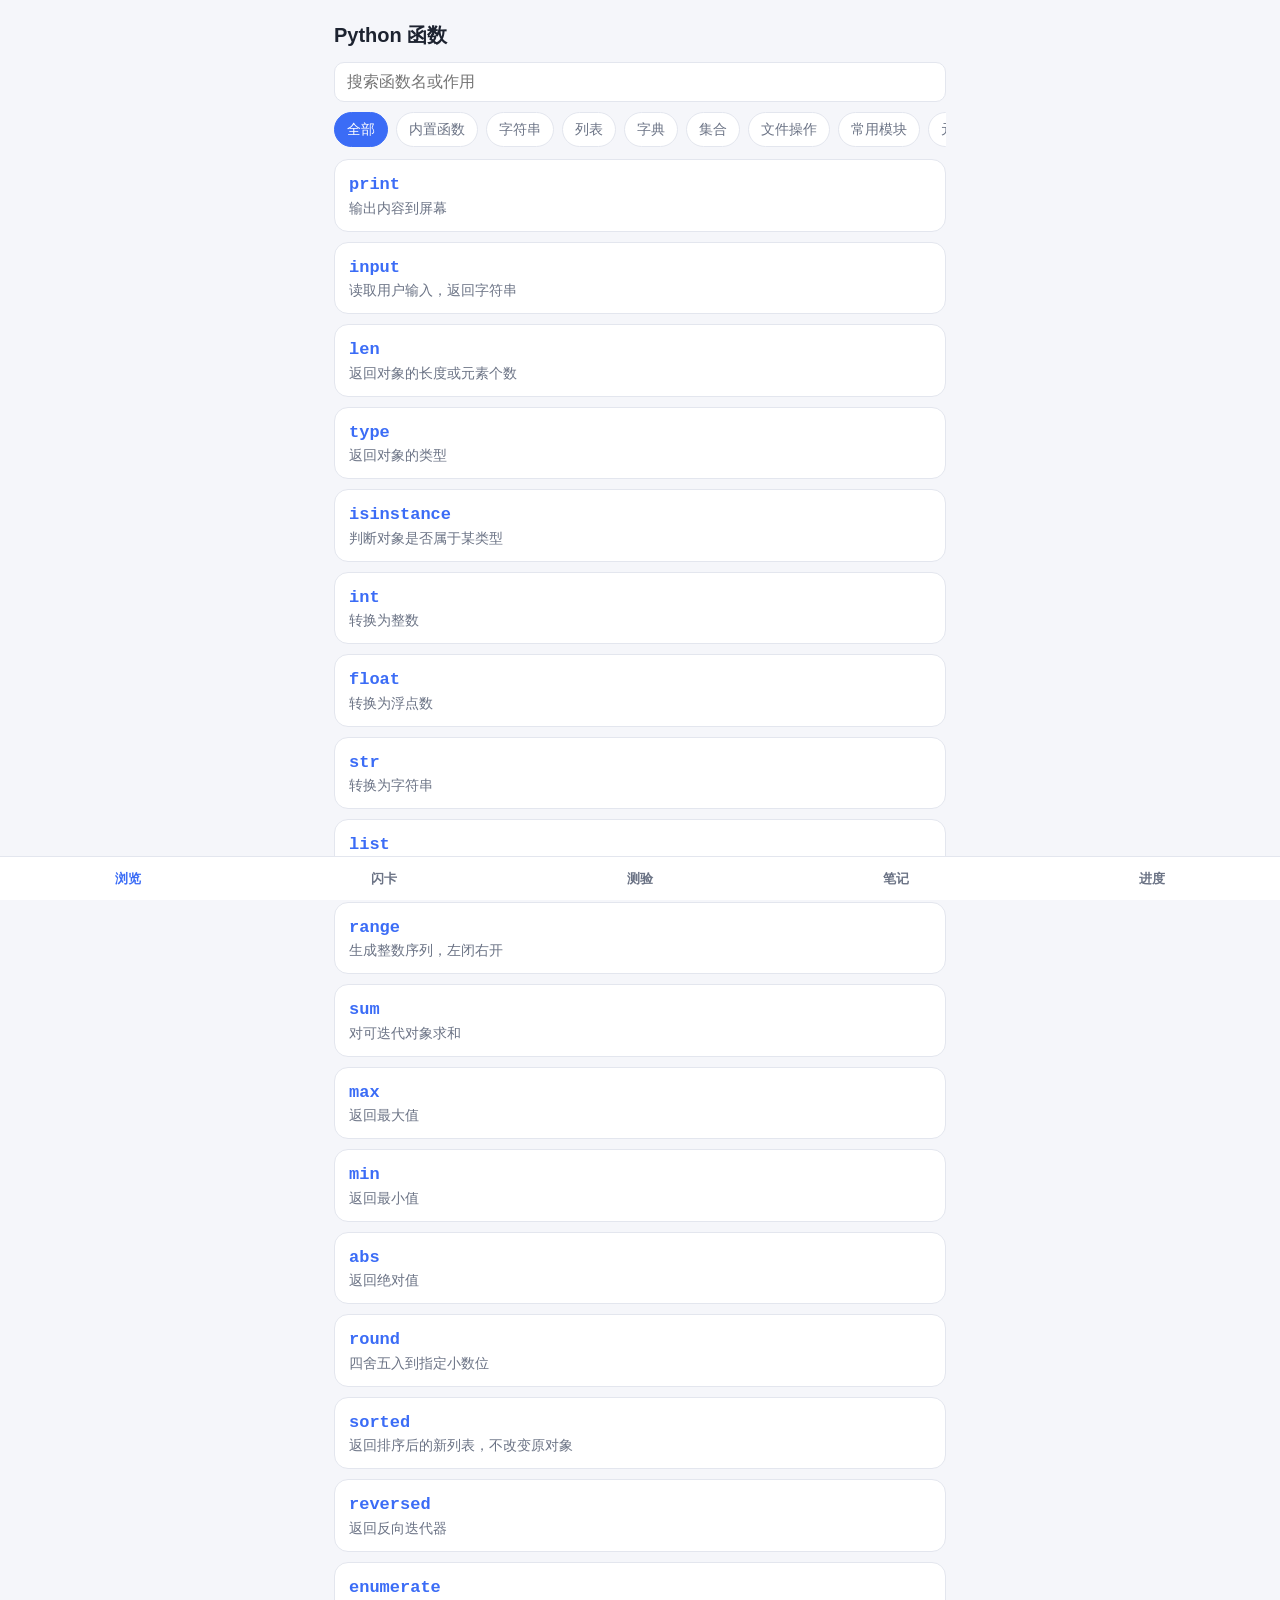
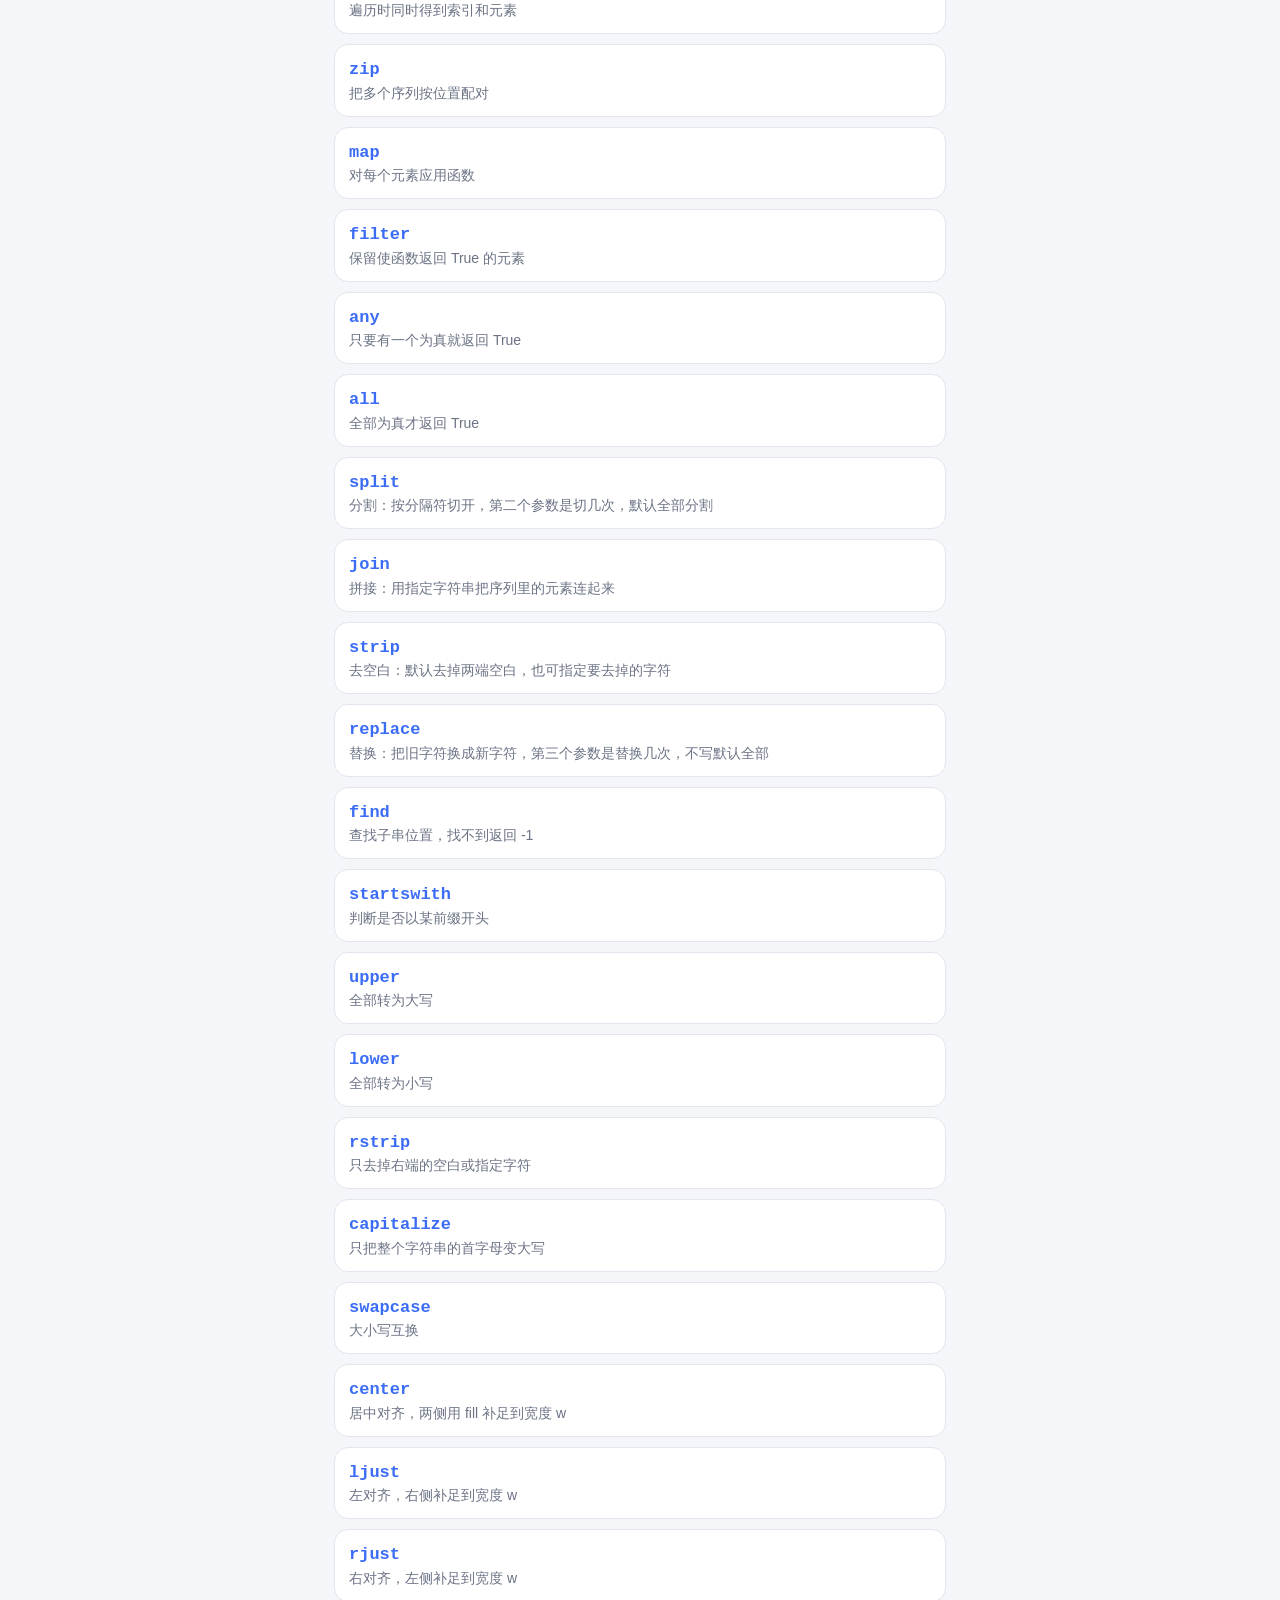
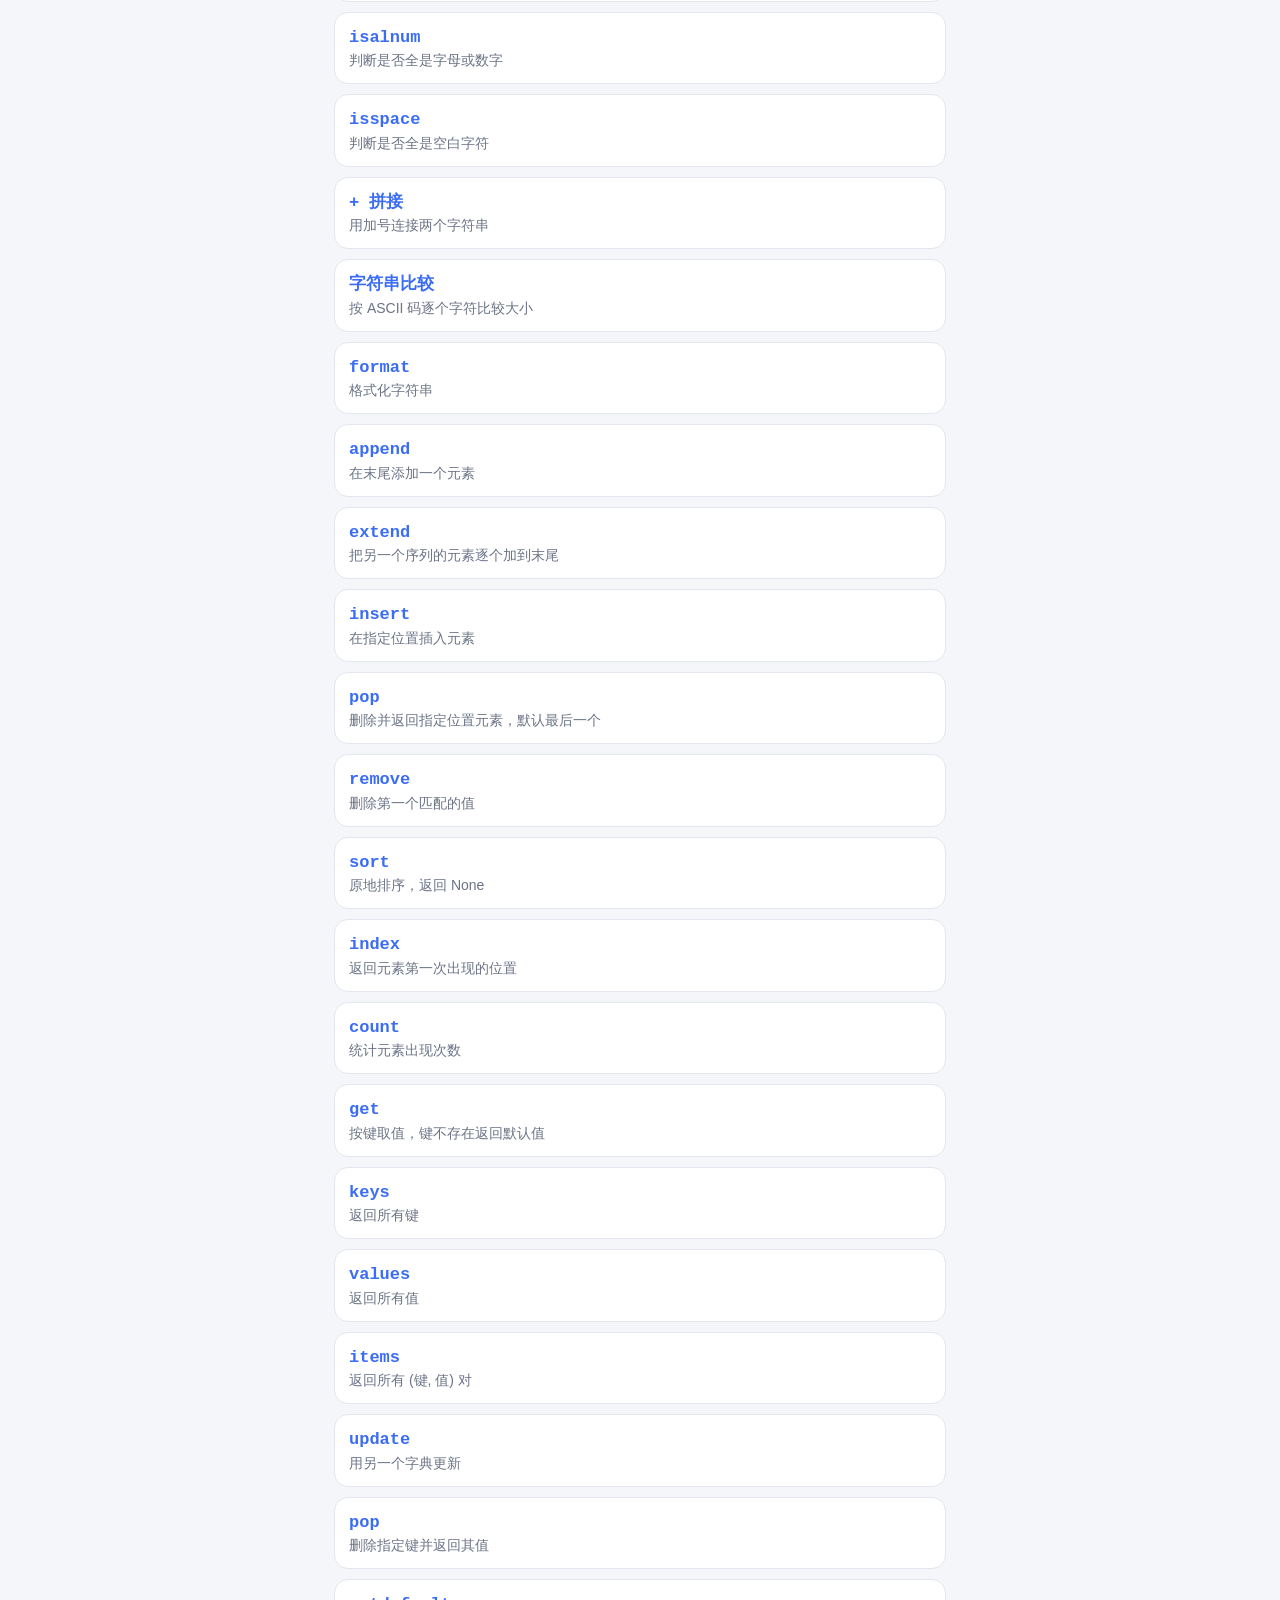
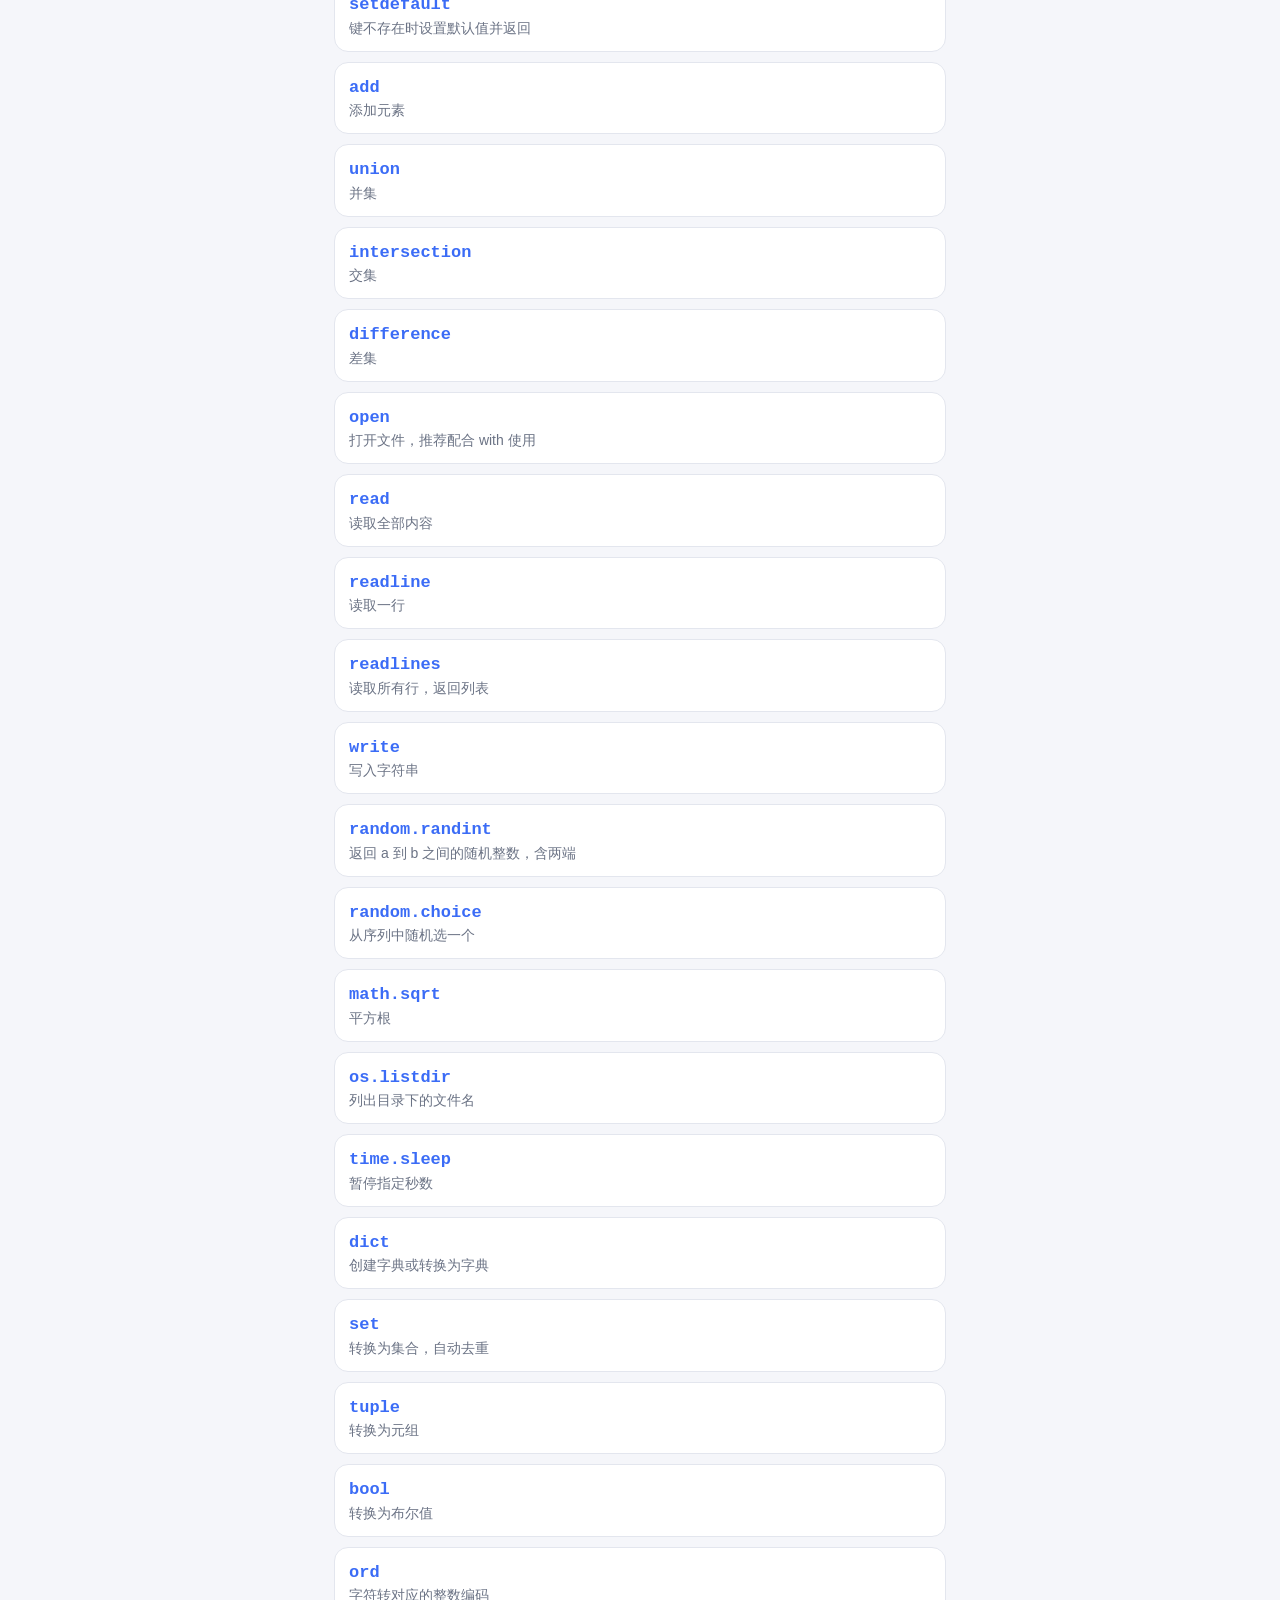
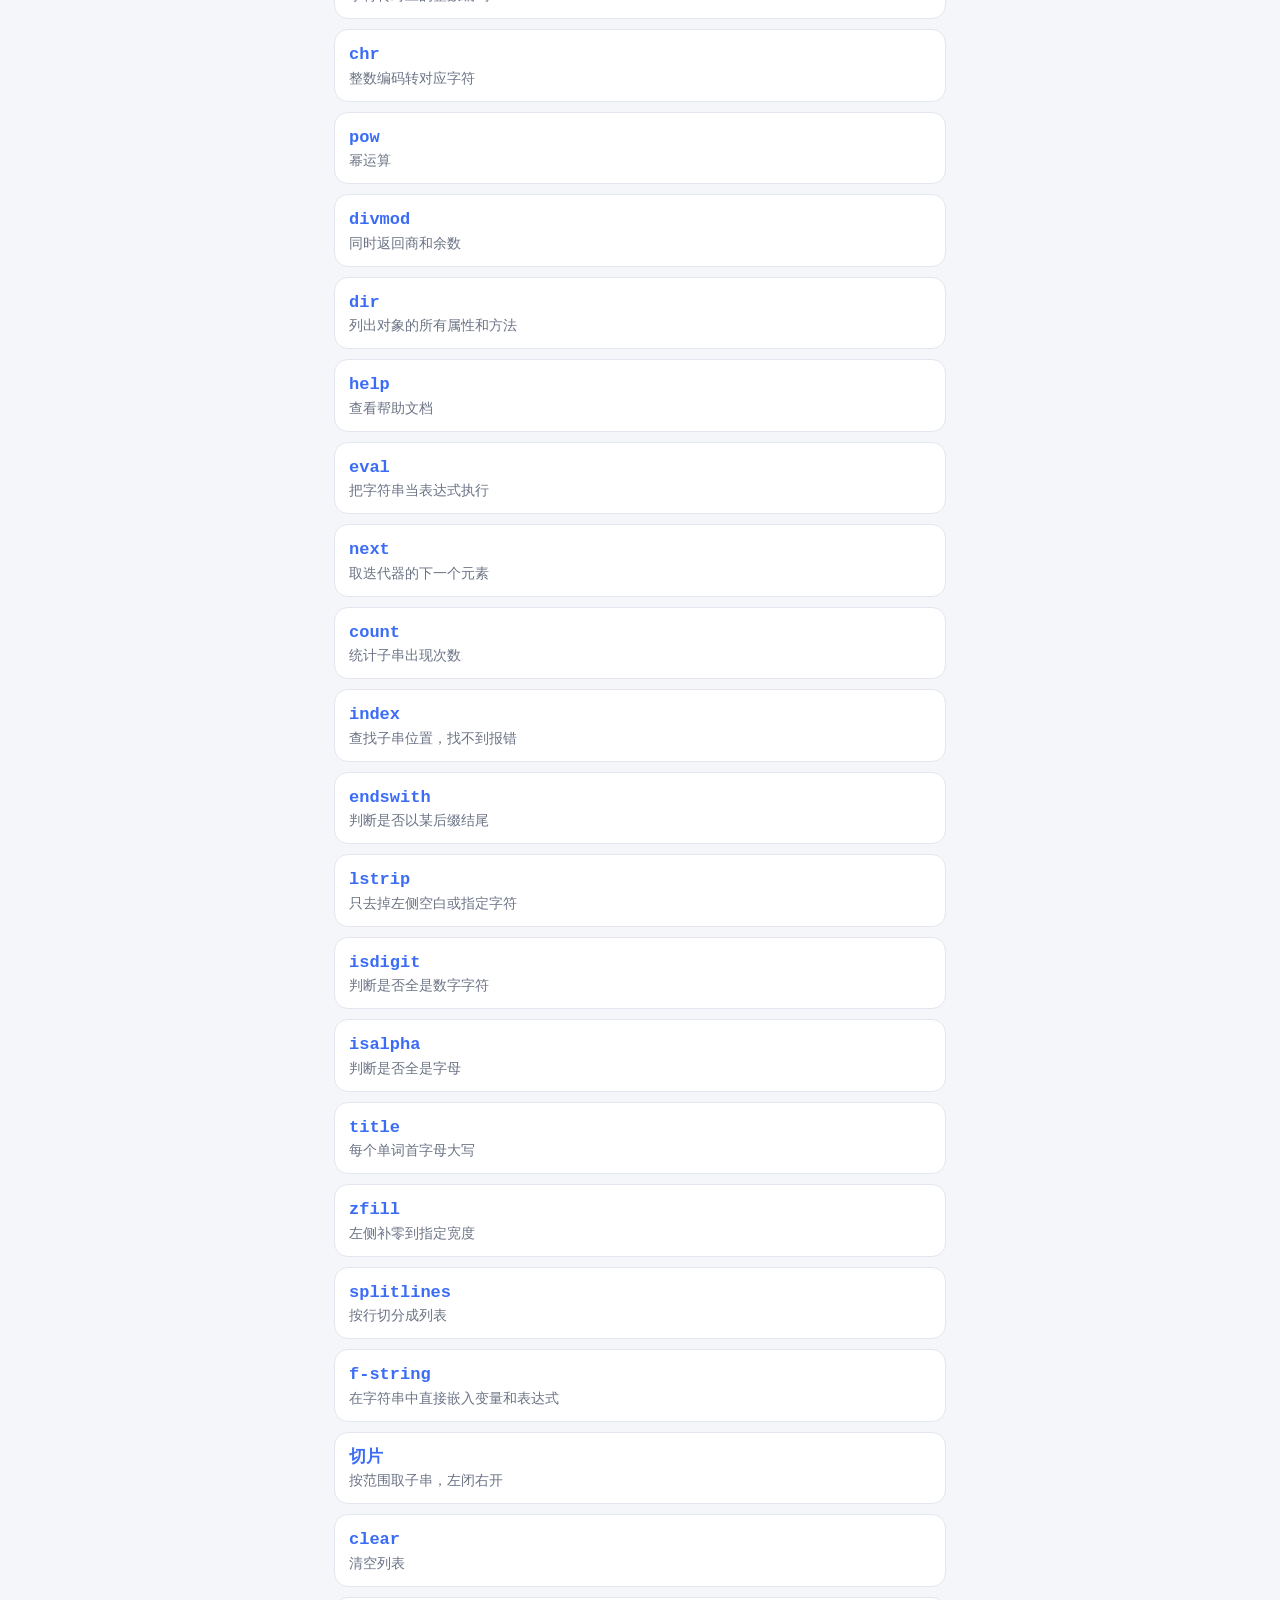
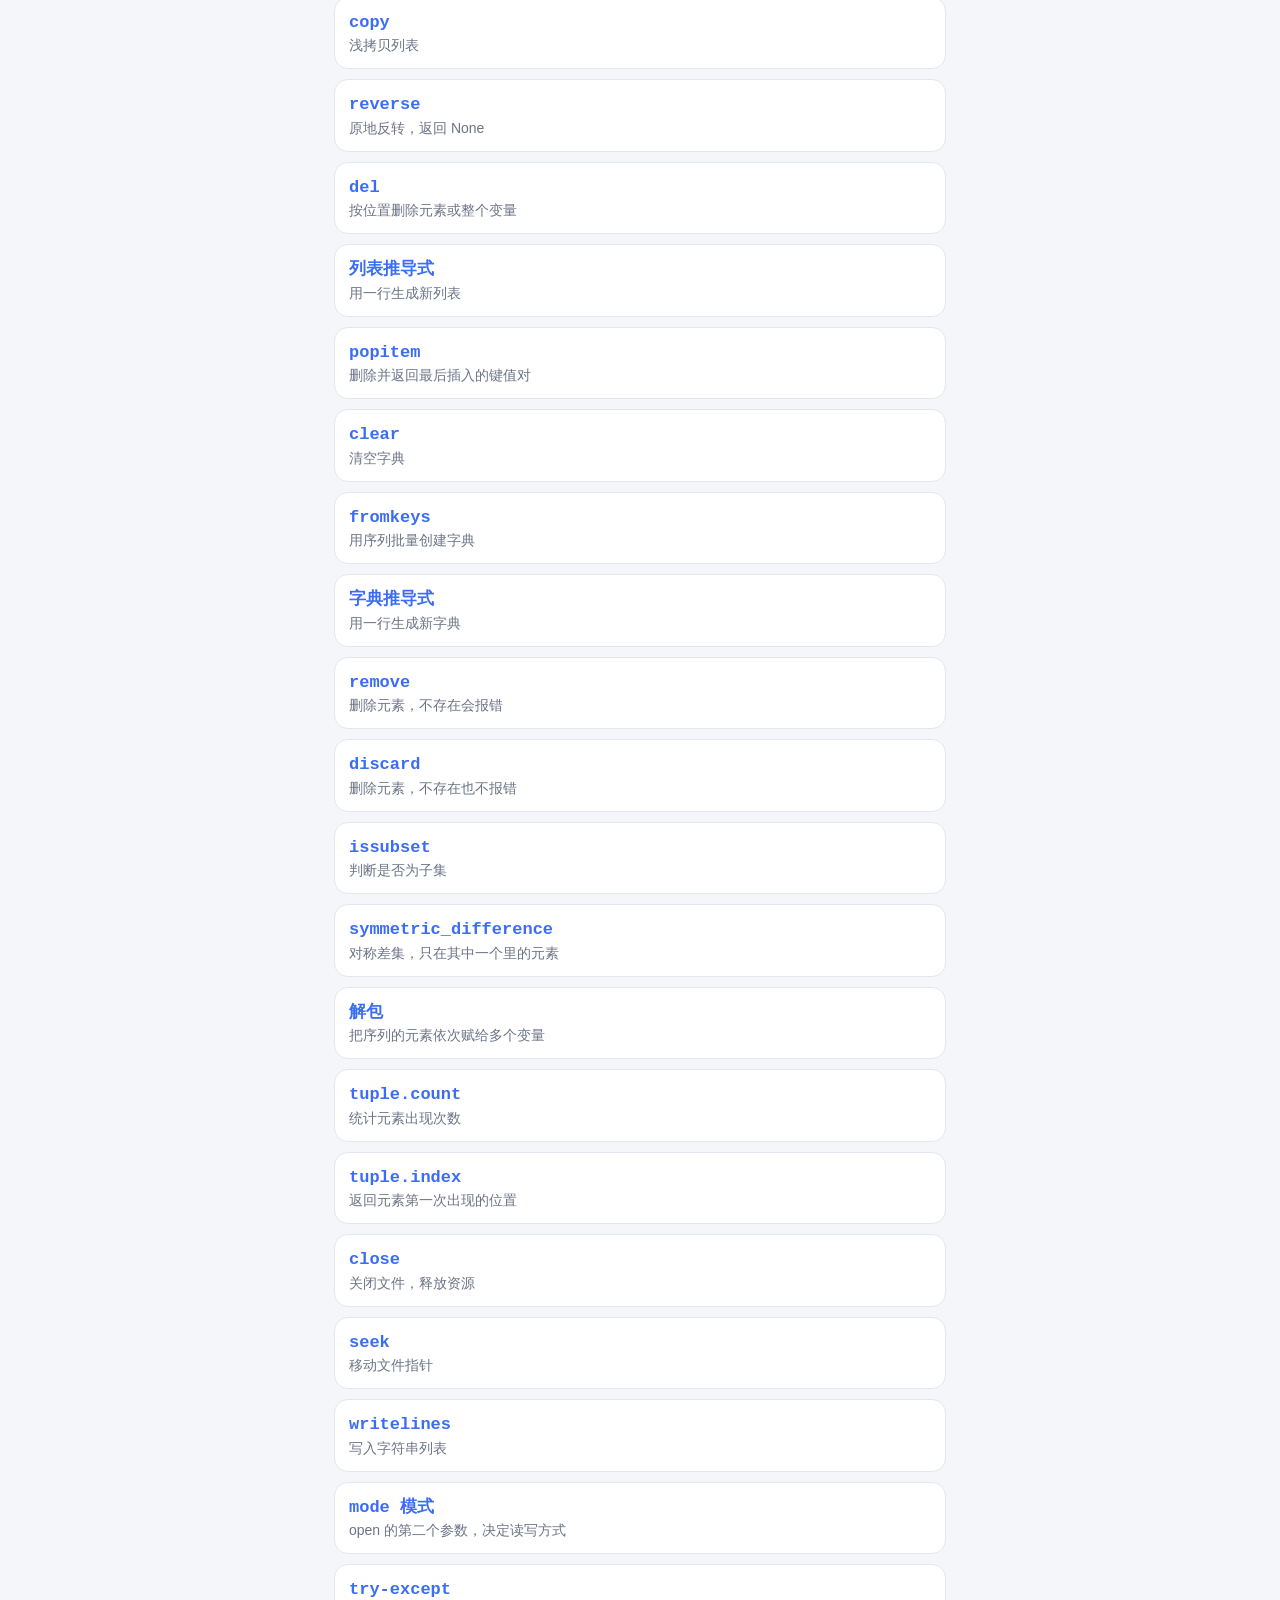
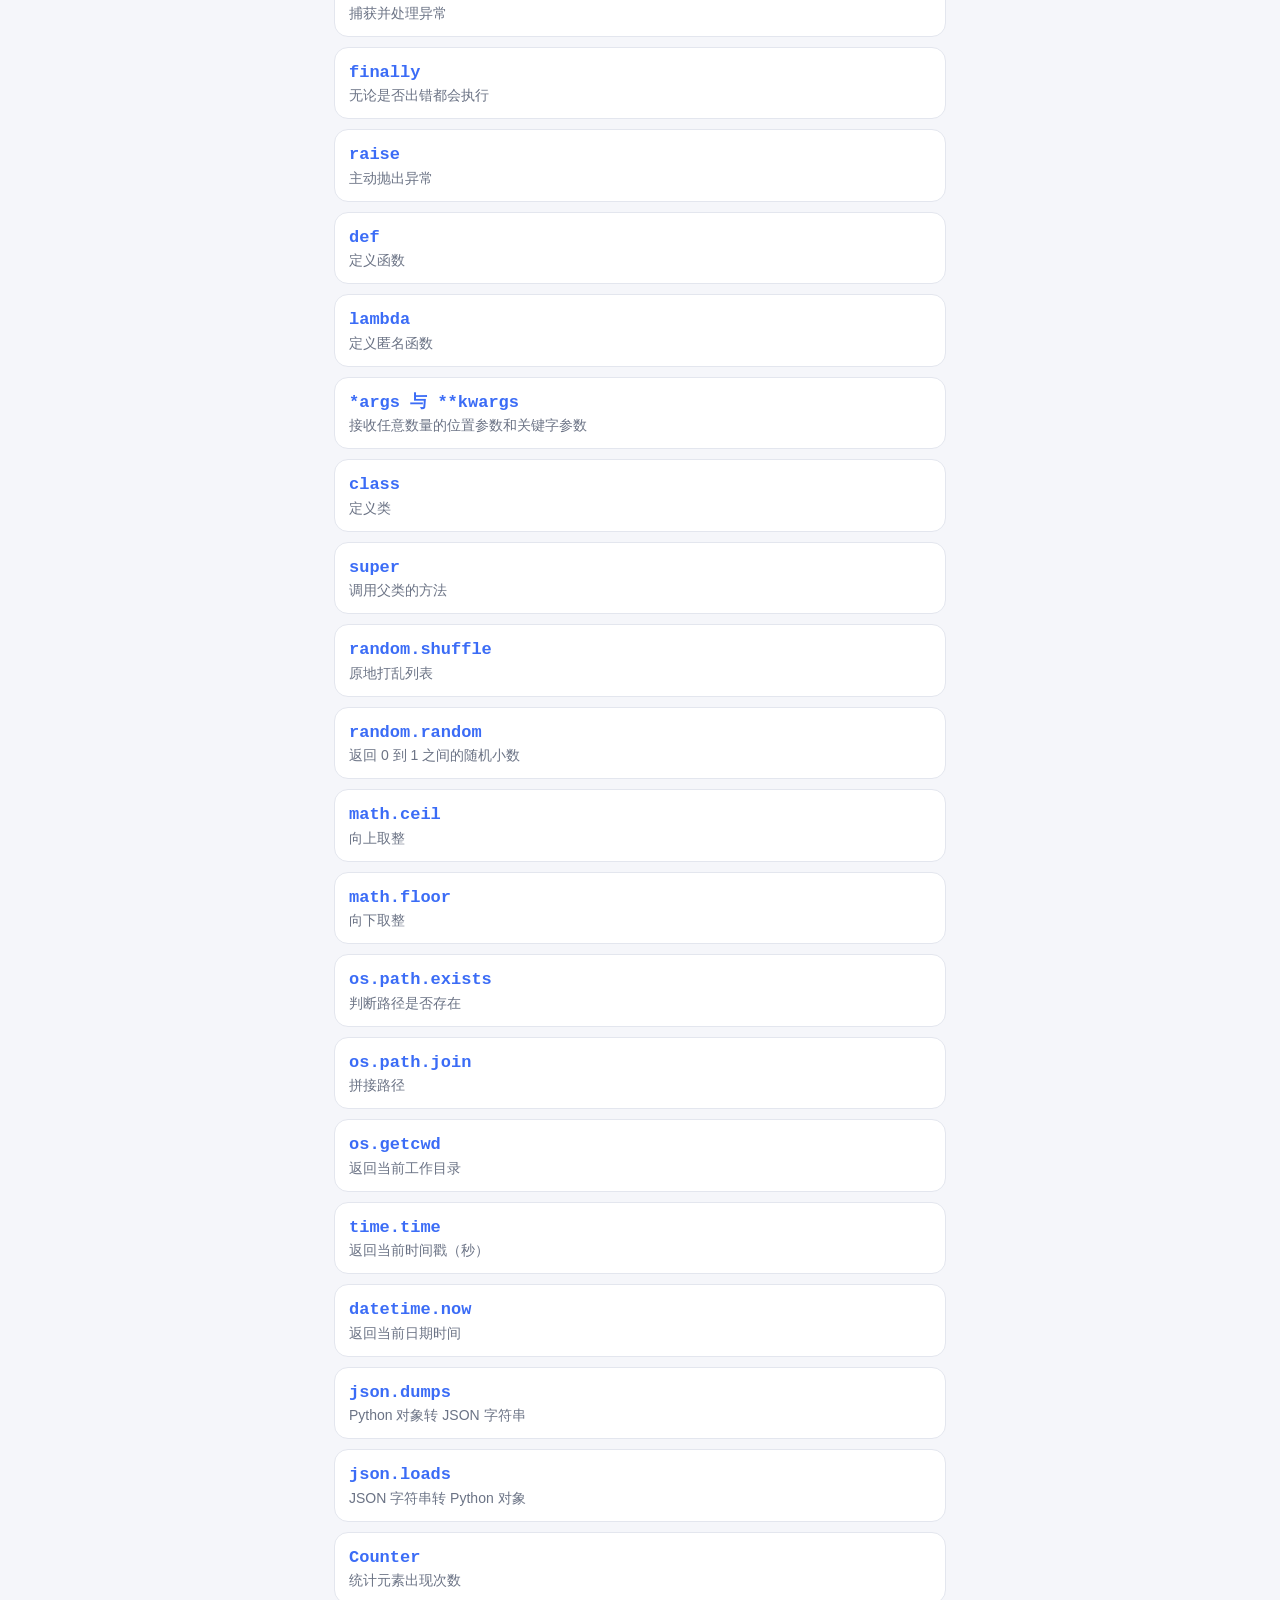
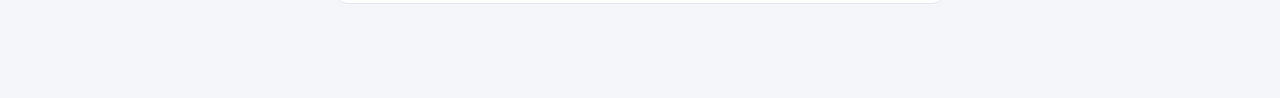
<file: index.html>
<!DOCTYPE html>
<html lang="zh-CN">
<head>
<meta charset="utf-8">
<meta name="viewport" content="width=device-width, initial-scale=1, viewport-fit=cover">
<meta name="apple-mobile-web-app-capable" content="yes">
<meta name="apple-mobile-web-app-title" content="Py背诵">
<title>Python 函数背诵</title>
<style>
:root{--bg:#f5f6fa;--card:#fff;--tx:#1d2330;--sub:#6b7385;--ac:#3b6cf6;--acbg:#e8eefe;--ok:#1f9d55;--bad:#d9453d;--bd:#e3e6ee;--code:#f0f2f7;box-sizing:border-box;padding-top:env(safe-area-inset-top,0px);}
@media(prefers-color-scheme:dark){:root:not([data-theme="light"]){--bg:#12141a;--card:#1c1f28;--tx:#e8eaf0;--sub:#9aa1b3;--ac:#7c9cff;--acbg:#262d45;--ok:#4cc27e;--bad:#ff6b63;--bd:#2c303c;--code:#12141a;color-scheme:dark}}
*{box-sizing:border-box;-webkit-tap-highlight-color:transparent}
html,body{margin:0;background:var(--bg);color:var(--tx);font:16px/1.5 -apple-system,"PingFang SC","Helvetica Neue",sans-serif}
#app{max-width:640px;margin:0 auto;padding:14px 14px calc(84px + env(safe-area-inset-bottom,0px))}
h1{font-size:20px;margin:6px 0 12px}
.card{background:var(--card);border:1px solid var(--bd);border-radius:14px;padding:12px 14px;margin-bottom:10px}
.name{font-family:ui-monospace,Menlo,monospace;font-weight:700;color:var(--ac);font-size:17px}
.sub{color:var(--sub);font-size:14px}
pre{background:var(--code);border-radius:8px;padding:8px 10px;margin:8px 0 0;overflow-x:auto;font:13px/1.5 ui-monospace,Menlo,monospace;white-space:pre-wrap;word-break:break-all}
input[type=search],input[type=text],select{width:100%;padding:10px 12px;border-radius:10px;border:1px solid var(--bd);background:var(--card);color:var(--tx);font-size:16px;margin-bottom:10px}
.chips{display:flex;gap:8px;overflow-x:auto;padding-bottom:8px;margin-bottom:4px}
.chip{flex:none;padding:6px 12px;border-radius:99px;background:var(--card);border:1px solid var(--bd);color:var(--sub);font-size:14px}
.chip.on{background:var(--ac);color:#fff;border-color:var(--ac)}
button{font:inherit;border:0;border-radius:10px;padding:10px 14px;background:var(--acbg);color:var(--ac);font-weight:600}
button.p{background:var(--ac);color:#fff}
button.ok{background:var(--ok);color:#fff}
button.bad{background:var(--bad);color:#fff}
.row{display:flex;gap:10px;margin-top:10px}.row>*{flex:1}
.mini{padding:5px 10px;font-size:13px;flex:none}
.tag{font-size:12px;padding:1px 8px;border-radius:99px;background:var(--acbg);color:var(--ac);margin-left:6px}
.flash{min-height:230px;display:flex;flex-direction:column;justify-content:center;align-items:center;text-align:center;padding:20px}
.flash .name{font-size:28px}
.opt{display:block;width:100%;text-align:left;margin-top:8px;background:var(--card);border:1px solid var(--bd);color:var(--tx);font-family:ui-monospace,Menlo,monospace}
.opt.right{background:var(--ok);color:#fff;border-color:var(--ok)}.opt.wrong{background:var(--bad);color:#fff;border-color:var(--bad)}
nav{position:fixed;left:0;right:0;bottom:0;display:flex;background:var(--card);border-top:1px solid var(--bd);padding-bottom:env(safe-area-inset-bottom,0px)}
nav button{flex:1;border-radius:0;background:none;color:var(--sub);padding:12px 0;font-size:13px}
nav button.on{color:var(--ac)}
.big{font-size:32px;font-weight:700;color:var(--ac)}
.bar{height:8px;background:var(--code);border-radius:9px;overflow:hidden;margin:4px 0 10px}.bar i{display:block;height:100%;background:var(--ok)}
.mynote{width:100%;min-height:70px;margin-top:8px;padding:8px 10px;border-radius:10px;border:1px solid var(--bd);background:var(--code);color:var(--tx);font-size:15px;line-height:1.5;font-family:inherit;resize:vertical}
</style>
</head>
<body>
<div id="app"></div>
<nav id="nav"></nav>
<script>
var RAW=[
"内置函数|print|输出内容到屏幕|print(*values, sep=' ', end='\\n')|print('a', 'b', sep='-')  # a-b",
"内置函数|input|读取用户输入，返回字符串|input(prompt)|name = input('名字：')",
"内置函数|len|返回对象的长度或元素个数|len(obj)|len([1, 2, 3])  # 3",
"内置函数|type|返回对象的类型|type(obj)|type(3.5)  # float",
"内置函数|isinstance|判断对象是否属于某类型|isinstance(obj, type)|isinstance(5, int)  # True",
"内置函数|int|转换为整数|int(x, base=10)|int('42')  # 42",
"内置函数|float|转换为浮点数|float(x)|float('3.14')  # 3.14",
"内置函数|str|转换为字符串|str(obj)|str(100)  # '100'",
"内置函数|list|转换为列表|list(iterable)|list('abc')  # ['a','b','c']",
"内置函数|range|生成整数序列，左闭右开|range(start, stop, step)|list(range(0, 10, 3))  # [0,3,6,9]",
"内置函数|sum|对可迭代对象求和|sum(iterable, start=0)|sum([1, 2, 3])  # 6",
"内置函数|max|返回最大值|max(iterable, key=None)|max([3, 9, 2])  # 9",
"内置函数|min|返回最小值|min(iterable, key=None)|min([3, 9, 2])  # 2",
"内置函数|abs|返回绝对值|abs(x)|abs(-7)  # 7",
"内置函数|round|四舍五入到指定小数位|round(x, ndigits=0)|round(3.14159, 2)  # 3.14",
"内置函数|sorted|返回排序后的新列表，不改变原对象|sorted(iterable, key=None, reverse=False)|sorted([3,1,2], reverse=True)  # [3,2,1]",
"内置函数|reversed|返回反向迭代器|reversed(seq)|list(reversed([1,2,3]))  # [3,2,1]",
"内置函数|enumerate|遍历时同时得到索引和元素|enumerate(iterable, start=0)|for i, v in enumerate(['a','b']): ...  # 0 a, 1 b",
"内置函数|zip|把多个序列按位置配对|zip(*iterables)|list(zip([1,2], ['a','b']))  # [(1,'a'),(2,'b')]",
"内置函数|map|对每个元素应用函数|map(func, iterable)|list(map(int, ['1','2']))  # [1,2]",
"内置函数|filter|保留使函数返回 True 的元素|filter(func, iterable)|list(filter(lambda x: x>1, [1,2,3]))  # [2,3]",
"内置函数|any|只要有一个为真就返回 True|any(iterable)|any([0, 0, 1])  # True",
"内置函数|all|全部为真才返回 True|all(iterable)|all([1, 1, 0])  # False",
"字符串|split|分割：按分隔符切开，第二个参数是切几次，默认全部分割|str.split(sep, maxsplit)|'a,b,c'.split(',')  # ['a','b','c']|结果是列表，不是字符串，不能直接当字符串用",
"字符串|join|拼接：用指定字符串把序列里的元素连起来|sep.join(iterable)|'-'.join(['a','b'])  # 'a-b'|元素必须都是字符串，是 split 的反操作",
"字符串|strip|去空白：默认去掉两端空白，也可指定要去掉的字符|str.strip(chars)|'  hi  '.strip()  # 'hi'|lstrip 去左端，rstrip 去右端；只处理两端，中间的不动",
"字符串|replace|替换：把旧字符换成新字符，第三个参数是替换几次，不写默认全部|str.replace(old, new, count)|'aab'.replace('a','x')  # 'xxb'|不会修改原字符串，而是返回新字符串，要用变量接收",
"字符串|find|查找子串位置，找不到返回 -1|str.find(sub, start, end)|'hello'.find('l')  # 2",
"字符串|startswith|判断是否以某前缀开头|str.startswith(prefix)|'hello'.startswith('he')  # True",
"字符串|upper|全部转为大写|str.upper()|'abc'.upper()  # 'ABC'|比较时不分大小写，可以先都转成 upper 或 lower",
"字符串|lower|全部转为小写|str.lower()|'ABC'.lower()  # 'abc'|",
"字符串|rstrip|只去掉右端的空白或指定字符|str.rstrip(chars)|'hi  '.rstrip()  # 'hi'|lstrip 去左端，strip 去两端",
"字符串|capitalize|只把整个字符串的首字母变大写|str.capitalize()|'hello world'.capitalize()  # 'Hello world'|和 title 的区别：title 是每个单词首字母都大写",
"字符串|swapcase|大小写互换|str.swapcase()|'aBc'.swapcase()  # 'AbC'|",
"字符串|center|居中对齐，两侧用 fill 补足到宽度 w|str.center(w, fill)|'hi'.center(6, '*')  # '**hi**'|fill 不写默认用空格",
"字符串|ljust|左对齐，右侧补足到宽度 w|str.ljust(w, fill)|'hi'.ljust(5, '-')  # 'hi---'|",
"字符串|rjust|右对齐，左侧补足到宽度 w|str.rjust(w, fill)|'hi'.rjust(5, '-')  # '---hi'|",
"字符串|isalnum|判断是否全是字母或数字|str.isalnum()|'abc123'.isalnum()  # True|有空格或符号就是 False",
"字符串|isspace|判断是否全是空白字符|str.isspace()|'   '.isspace()  # True|空字符串返回 False",
"字符串|+ 拼接|用加号连接两个字符串|a + b|'ab' + 'cd'  # 'abcd'|只能连接字符串，数字要先用 str() 转换",
"字符串|字符串比较|按 ASCII 码逐个字符比较大小|a < b  或  a == b|'a' < 'b'  # True|数字 < 大写字母 < 小写字母，可用 ord() 查看编码",
"字符串|format|格式化字符串|str.format(*args, **kwargs)|'{}今年{}岁'.format('小明', 18)",
"列表|append|在末尾添加一个元素|list.append(x)|a=[1]; a.append(2)  # [1,2]",
"列表|extend|把另一个序列的元素逐个加到末尾|list.extend(iterable)|a=[1]; a.extend([2,3])  # [1,2,3]",
"列表|insert|在指定位置插入元素|list.insert(index, x)|a=[1,3]; a.insert(1,2)  # [1,2,3]",
"列表|pop|删除并返回指定位置元素，默认最后一个|list.pop(index=-1)|a=[1,2,3]; a.pop()  # 返回 3",
"列表|remove|删除第一个匹配的值|list.remove(x)|a=[1,2,2]; a.remove(2)  # [1,2]",
"列表|sort|原地排序，返回 None|list.sort(key=None, reverse=False)|a=[3,1,2]; a.sort()  # [1,2,3]",
"列表|index|返回元素第一次出现的位置|list.index(x)|[5,6,7].index(6)  # 1",
"列表|count|统计元素出现次数|list.count(x)|[1,2,2].count(2)  # 2",
"字典|get|按键取值，键不存在返回默认值|dict.get(key, default=None)|{'a':1}.get('b', 0)  # 0",
"字典|keys|返回所有键|dict.keys()|list({'a':1}.keys())  # ['a']",
"字典|values|返回所有值|dict.values()|list({'a':1}.values())  # [1]",
"字典|items|返回所有 (键, 值) 对|dict.items()|for k, v in d.items(): ...",
"字典|update|用另一个字典更新|dict.update(other)|d={'a':1}; d.update({'b':2})",
"字典|pop|删除指定键并返回其值|dict.pop(key, default)|{'a':1}.pop('a')  # 1",
"字典|setdefault|键不存在时设置默认值并返回|dict.setdefault(key, default)|d.setdefault('n', []).append(1)",
"集合|add|添加元素|set.add(x)|s={1}; s.add(2)  # {1,2}",
"集合|union|并集|a.union(b)|{1,2}.union({2,3})  # {1,2,3}|也可以用竖线运算符连接两个集合",
"集合|intersection|交集|a.intersection(b) 或 a & b|{1,2}.intersection({2,3})  # {2}",
"集合|difference|差集|a.difference(b) 或 a - b|{1,2}.difference({2,3})  # {1}",
"文件操作|open|打开文件，推荐配合 with 使用|open(file, mode='r', encoding=None)|with open('a.txt', encoding='utf-8') as f: ...",
"文件操作|read|读取全部内容|f.read(size=-1)|text = f.read()",
"文件操作|readline|读取一行|f.readline()|line = f.readline()",
"文件操作|readlines|读取所有行，返回列表|f.readlines()|lines = f.readlines()",
"文件操作|write|写入字符串|f.write(s)|f.write('hello\\n')",
"常用模块|random.randint|返回 a 到 b 之间的随机整数，含两端|random.randint(a, b)|random.randint(1, 6)",
"常用模块|random.choice|从序列中随机选一个|random.choice(seq)|random.choice(['a','b','c'])",
"常用模块|math.sqrt|平方根|math.sqrt(x)|math.sqrt(16)  # 4.0",
"常用模块|os.listdir|列出目录下的文件名|os.listdir(path='.')|os.listdir('.')",
"常用模块|time.sleep|暂停指定秒数|time.sleep(seconds)|time.sleep(1.5)",
"内置函数|dict|创建字典或转换为字典|dict(iterable) / dict(a=1)|dict(zip(['a','b'], [1,2]))  # {'a':1,'b':2}|zip 配合 dict 可以把两个列表合成字典",
"内置函数|set|转换为集合，自动去重|set(iterable)|set([1,1,2])  # {1,2}|空集合必须写 set()，{} 表示空字典",
"内置函数|tuple|转换为元组|tuple(iterable)|tuple([1,2])  # (1,2)|元组创建后不能修改",
"内置函数|bool|转换为布尔值|bool(x)|bool([])  # False|0、空字符串、空列表、None 都是 False",
"内置函数|ord|字符转对应的整数编码|ord(c)|ord('A')  # 65|和 chr 互为反函数",
"内置函数|chr|整数编码转对应字符|chr(i)|chr(65)  # 'A'|和 ord 互为反函数",
"内置函数|pow|幂运算|pow(x, y, mod=None)|pow(2, 10)  # 1024|等价于 2 ** 10",
"内置函数|divmod|同时返回商和余数|divmod(a, b)|divmod(7, 2)  # (3, 1)|常用于时间换算",
"内置函数|dir|列出对象的所有属性和方法|dir(obj)|dir(str)|忘记方法名时很好用",
"内置函数|help|查看帮助文档|help(obj)|help(str.split)|退出帮助界面按 q",
"内置函数|eval|把字符串当表达式执行|eval(expr)|eval('1+2')  # 3|不要对不可信输入使用，有安全风险",
"内置函数|next|取迭代器的下一个元素|next(it, default)|next(iter([1,2]))  # 1|迭代器取完会报 StopIteration，传 default 可避免",
"字符串|count|统计子串出现次数|str.count(sub)|'banana'.count('a')  # 3|",
"字符串|index|查找子串位置，找不到报错|str.index(sub)|'abc'.index('c')  # 2|find 找不到返回 -1，index 抛 ValueError",
"字符串|endswith|判断是否以某后缀结尾|str.endswith(suffix)|'a.py'.endswith('.py')  # True|可传元组同时判断多个后缀",
"字符串|lstrip|只去掉左侧空白或指定字符|str.lstrip(chars=None)|'  hi'.lstrip()  # 'hi'|右侧对应 rstrip",
"字符串|isdigit|判断是否全是数字字符|str.isdigit()|'123'.isdigit()  # True|'-1' 和 '1.5' 返回 False",
"字符串|isalpha|判断是否全是字母|str.isalpha()|'abc'.isalpha()  # True|汉字也返回 True",
"字符串|title|每个单词首字母大写|str.title()|'hello world'.title()  # 'Hello World'|",
"字符串|zfill|左侧补零到指定宽度|str.zfill(width)|'7'.zfill(3)  # '007'|",
"字符串|splitlines|按行切分成列表|str.splitlines()|'a\\nb'.splitlines()  # ['a','b']|比 split('\\n') 更稳妥",
"字符串|f-string|在字符串中直接嵌入变量和表达式|f'文本{变量:格式}'|name='小明'; f'{name}得了{95.5:.1f}分'|3.6 以上版本最推荐的格式化方式",
"字符串|切片|按范围取子串，左闭右开|seq[start:stop:step]|'abcde'[1:4]  # 'bcd'|[::-1] 可反转，列表和元组也适用",
"列表|clear|清空列表|list.clear()|a=[1,2]; a.clear()  # []|",
"列表|copy|浅拷贝列表|list.copy()|b = a.copy()|b = a 只是同一对象的别名，改 b 会影响 a",
"列表|reverse|原地反转，返回 None|list.reverse()|a=[1,2,3]; a.reverse()  # [3,2,1]|reversed() 则返回新的迭代器",
"列表|del|按位置删除元素或整个变量|del a[i]|a=[1,2,3]; del a[0]  # [2,3]|是语句，不是函数，不加括号",
"列表|列表推导式|用一行生成新列表|[表达式 for x in 序列 if 条件]|[x*x for x in range(5) if x%2==0]  # [0,4,16]|比 for + append 更简洁",
"字典|popitem|删除并返回最后插入的键值对|dict.popitem()|{'a':1,'b':2}.popitem()  # ('b', 2)|3.7 起按插入顺序，字典为空会报错",
"字典|clear|清空字典|dict.clear()|d.clear()  # {}|",
"字典|fromkeys|用序列批量创建字典|dict.fromkeys(keys, value=None)|dict.fromkeys(['a','b'], 0)  # {'a':0,'b':0}|值如果是列表，所有键会共用同一个列表",
"字典|字典推导式|用一行生成新字典|{k: v for k, v in 序列}|{x: x*x for x in range(3)}  # {0:0,1:1,2:4}|",
"集合|remove|删除元素，不存在会报错|set.remove(x)|s={1,2}; s.remove(1)  # {2}|不想报错用 discard",
"集合|discard|删除元素，不存在也不报错|set.discard(x)|s={1,2}; s.discard(9)  # 无变化|",
"集合|issubset|判断是否为子集|a.issubset(b)|{1}.issubset({1,2})  # True|",
"集合|symmetric_difference|对称差集，只在其中一个里的元素|a.symmetric_difference(b)|{1,2}.symmetric_difference({2,3})  # {1,3}|运算符形式是 ^",
"元组|解包|把序列的元素依次赋给多个变量|a, b = (1, 2)|a, b = b, a  # 交换两个变量|变量个数要和元素个数一致，*rest 可接收多余的",
"元组|tuple.count|统计元素出现次数|tuple.count(x)|(1,2,2).count(2)  # 2|元组只有 count 和 index 两个方法",
"元组|tuple.index|返回元素第一次出现的位置|tuple.index(x)|(5,6,7).index(6)  # 1|",
"文件操作|close|关闭文件，释放资源|f.close()|f = open('a.txt'); f.close()|用 with 语句会自动关闭，更安全",
"文件操作|seek|移动文件指针|f.seek(offset, whence=0)|f.seek(0)  # 回到开头|读完一遍想重新读，需要先 seek(0)",
"文件操作|writelines|写入字符串列表|f.writelines(lines)|f.writelines(['a\\n','b\\n'])|不会自动加换行符，需自己带上",
"文件操作|mode 模式|open 的第二个参数，决定读写方式|r 读 / w 写 / a 追加 / b 二进制|open('a.txt', 'a', encoding='utf-8')|w 会清空原内容，要保留内容用 a",
"异常处理|try-except|捕获并处理异常|try:\n    ...\nexcept 异常类型 as e:\n    ...|try:\n    int('a')\nexcept ValueError as e:\n    print(e)|尽量写具体的异常类型，少用裸 except",
"异常处理|finally|无论是否出错都会执行|try: ... finally: ...|try:\n    f = open('a.txt')\nfinally:\n    print('结束')|常用于释放资源",
"异常处理|raise|主动抛出异常|raise 异常类型('信息')|raise ValueError('年龄不能为负')|",
"函数与类|def|定义函数|def 函数名(参数):\n    return 返回值|def add(a, b=0):\n    return a + b|没有 return 时默认返回 None",
"函数与类|lambda|定义匿名函数|lambda 参数: 表达式|(lambda x: x*2)(3)  # 6|常配合 sorted、map、filter 的 key 使用",
"函数与类|*args 与 **kwargs|接收任意数量的位置参数和关键字参数|def f(*args, **kwargs)|f(1, 2, a=3)  # args=(1,2) kwargs={'a':3}|args 是元组，kwargs 是字典",
"函数与类|class|定义类|class 类名:\n    def __init__(self, ...):|class Dog:\n    def __init__(self, name):\n        self.name = name|类名习惯用大驼峰，方法第一个参数是 self",
"函数与类|super|调用父类的方法|super().方法名(...)|super().__init__(name)|子类重写 __init__ 时别忘了调用父类的",
"常用模块|random.shuffle|原地打乱列表|random.shuffle(lst)|random.shuffle(a)|返回 None，直接改动原列表",
"常用模块|random.random|返回 0 到 1 之间的随机小数|random.random()|random.random()  # 如 0.37|",
"常用模块|math.ceil|向上取整|math.ceil(x)|math.ceil(3.2)  # 4|向下取整是 math.floor",
"常用模块|math.floor|向下取整|math.floor(x)|math.floor(3.8)  # 3|",
"常用模块|os.path.exists|判断路径是否存在|os.path.exists(path)|os.path.exists('a.txt')  # True 或 False|",
"常用模块|os.path.join|拼接路径|os.path.join(a, b, ...)|os.path.join('dir', 'a.txt')|比手写斜杠更能跨系统",
"常用模块|os.getcwd|返回当前工作目录|os.getcwd()|os.getcwd()|",
"常用模块|time.time|返回当前时间戳（秒）|time.time()|start = time.time()|相减可统计程序耗时",
"常用模块|datetime.now|返回当前日期时间|datetime.datetime.now()|datetime.datetime.now().strftime('%Y-%m-%d')|strftime 用来把时间格式化为字符串",
"常用模块|json.dumps|Python 对象转 JSON 字符串|json.dumps(obj, ensure_ascii=False)|json.dumps({'a': 1})  # '{\"a\": 1}'|含中文时要加 ensure_ascii=False",
"常用模块|json.loads|JSON 字符串转 Python 对象|json.loads(s)|json.loads('{\"a\": 1}')  # {'a': 1}|读写文件用 json.load / json.dump",
"常用模块|Counter|统计元素出现次数|collections.Counter(iterable)|Counter('aab')  # {'a':2,'b':1}|most_common(n) 可取出现最多的 n 个"
];
var D=RAW.map(function(r,i){var p=r.split("|");return{id:p[0]+p[1],cat:p[0],name:p[1],desc:p[2],syn:p[3],ex:p[4],note:p[5]||""}});
var CATS=["全部"].concat(D.map(function(d){return d.cat}).filter(function(c,i,a){return a.indexOf(c)===i}));
var DAYS=[0,1,2,4,7,15,30],DAY=86400000;
function mine(d){var m=(S[d.id]||{}).mine;return m?'<div style="margin-top:8px;text-align:left;width:100%;white-space:pre-wrap">📝 '+esc(m)+'</div>':""}
function note(d){return d.note?'<div class="sub" style="margin-top:8px">💡 '+esc(d.note)+'</div>':""}
var S={};try{S=JSON.parse(localStorage.getItem("pyc")||"{}")}catch(e){}
function save(){try{localStorage.setItem("pyc",JSON.stringify(S))}catch(e){}}
var N=[],nedit=null;try{N=JSON.parse(localStorage.getItem("pyn")||"[]")}catch(e){}
function saveN(){try{localStorage.setItem("pyn",JSON.stringify(N))}catch(e){}}
function vNotes(){
 var cur=N.filter(function(x){return x.id==nedit})[0];
 if(cur)return'<h1>编辑笔记</h1><input type="text" id="nt" placeholder="标题，如：字符串常见报错"><textarea class="mynote" id="nc" style="min-height:300px" placeholder="想记什么都可以…"></textarea><div class="row"><button class="p" id="nback">完成</button><button class="bad" id="ndel">删除</button></div>';
 var l=N.slice().sort(function(a,b){return b.ts-a.ts});
 return'<h1>我的笔记</h1><button class="p" id="nnew" style="width:100%;margin-bottom:10px">＋ 新建笔记</button>'+(l.length?l.map(function(n){return'<div class="card" data-ne="'+n.id+'"><b>'+esc(n.t||"无标题")+'</b><div class="sub" style="white-space:nowrap;overflow:hidden;text-overflow:ellipsis">'+esc(n.c||"空白笔记")+'</div><div class="sub" style="font-size:12px">'+new Date(n.ts).toLocaleDateString("zh-CN")+'</div></div>'}).join(""):'<div class="card sub">还没有笔记。遇到的问题、报错、老师讲的重点，都可以记在这里。</div>');
}
function st(id){return S[id]||(S[id]={box:-1,due:0,fav:false,hard:false})}
function esc(s){return String(s).replace(/&/g,"&amp;").replace(/</g,"&lt;").replace(/>/g,"&gt;")}
function mark(id,known){var s=st(id);if(known){s.box=Math.min(s.box+1,6);s.hard=s.box<2&&s.hard;s.due=Date.now()+DAYS[s.box]*DAY}else{s.box=0;s.hard=true;s.due=Date.now()}save()}
function isDue(id){var s=S[id];return !s||s.box<0||s.due<=Date.now()}
var tab="browse",cat="全部",q="",open={},deck=[],di=0,flip=false,mode="due",qz=null;
var TABS=[["browse","浏览"],["flash","闪卡"],["quiz","测验"],["notes","笔记"],["stat","进度"]];
function nav(){document.getElementById("nav").innerHTML=TABS.map(function(t){return'<button class="'+(tab==t[0]?"on":"")+'" data-t="'+t[0]+'">'+t[1]+'</button>'}).join("")}
document.getElementById("nav").onclick=function(e){var t=e.target.dataset.t;if(t){tab=t;if(t=="flash")buildDeck();if(t=="quiz")qz=null;nedit=null;render()}};
function shuffle(a){a=a.slice();for(var i=a.length-1;i>0;i--){var j=Math.floor(Math.random()*(i+1));var t=a[i];a[i]=a[j];a[j]=t}return a}
function buildDeck(){var l=D.filter(function(d){var s=S[d.id]||{};return mode=="all"||(mode=="due"&&isDue(d.id))||(mode=="hard"&&s.hard)||(mode=="fav"&&s.fav)});deck=shuffle(l);di=0;flip=false}
function render(){nav();var a=document.getElementById("app");a.innerHTML=({browse:vBrowse,flash:vFlash,quiz:vQuiz,notes:vNotes,stat:vStat})[tab]();window.scrollTo(0,0);bind()}
function vBrowse(){
 var l=D.filter(function(d){return(cat=="全部"||d.cat==cat)&&(!q||(d.name+d.desc+((S[d.id]||{}).mine||"")).toLowerCase().indexOf(q.toLowerCase())>=0)});
 return'<h1>Python 函数</h1><input type="search" id="q" placeholder="搜索函数名或作用" value="'+esc(q)+'"><div class="chips">'+CATS.map(function(c){return'<span class="chip '+(c==cat?"on":"")+'" data-c="'+c+'">'+c+'</span>'}).join("")+'</div><div id="list">'+
 (l.length?l.map(function(d){var s=S[d.id]||{};return'<div class="card"><div data-o="'+d.id+'"><span class="name">'+esc(d.name)+'</span>'+(s.fav?" ⭐":"")+(s.mine?" 📝":"")+(s.hard?'<span class="tag">不熟</span>':"")+'<div class="sub">'+esc(d.desc)+'</div></div>'+(open[d.id]?'<pre>'+esc(d.syn)+'</pre><pre>'+esc(d.ex)+'</pre>'+note(d)+'<textarea class="mynote" data-n="'+d.id+'" placeholder="我的笔记：遇到的问题、易错点…">'+esc(s.mine||"")+'</textarea><div class="row"><button class="mini" data-f="'+d.id+'">'+(s.fav?"取消收藏":"⭐ 收藏")+'</button><button class="mini" data-h="'+d.id+'">'+(s.hard?"标记已熟":"标记不熟")+'</button></div>':"")+'</div>'}).join(""):'<p class="sub">没有找到匹配的函数</p>')+'</div>';
}
function vFlash(){
 var sel='<select id="mode">'+[["due","今日待复习"],["hard","不熟的"],["fav","收藏的"],["all","全部"]].map(function(m){return'<option value="'+m[0]+'"'+(m[0]==mode?" selected":"")+'>'+m[1]+'</option>'}).join("")+'</select>';
 if(!deck.length)return'<h1>闪卡</h1>'+sel+'<div class="card sub">这个范围里没有卡片了 🎉 换个范围试试。</div>';
 if(di>=deck.length)return'<h1>闪卡</h1>'+sel+'<div class="card flash"><div class="big">完成 ✅</div><p class="sub">本轮 '+deck.length+' 张已全部过完</p><button class="p" id="again">再来一轮</button></div>';
 var d=deck[di];
 return'<h1>闪卡 '+(di+1)+'/'+deck.length+'</h1>'+sel+'<div class="card flash" id="fc">'+(flip?'<div class="name">'+esc(d.name)+'</div><div style="margin:8px 0">'+esc(d.desc)+'</div><pre style="text-align:left;width:100%">'+esc(d.syn)+'</pre><pre style="text-align:left;width:100%">'+esc(d.ex)+'</pre>'+note(d)+mine(d):'<div class="sub">这个函数的作用是？</div><div class="name" style="margin-top:8px">'+esc(d.name)+'</div><div class="sub" style="margin-top:16px">点击翻面（先回忆再看）</div>')+'</div>'+(flip?'<div class="row"><button class="bad" id="no">不熟</button><button class="ok" id="yes">记住了</button></div>':'');
}
function newQuiz(){var pool=shuffle(D).slice(0,10);qz={i:0,score:0,ans:null,qs:pool.map(function(d){var o=shuffle(D.filter(function(x){return x.id!=d.id})).slice(0,3).concat([d]);return{d:d,o:shuffle(o)}})}}
function vQuiz(){
 if(!qz)return'<h1>测验</h1><div class="card"><p>共 10 题：看到函数的作用，选出正确的函数名。答错的会自动标记为“不熟”。</p><button class="p" id="start">开始测验</button></div>';
 if(qz.i>=qz.qs.length)return'<h1>测验结束</h1><div class="card flash"><div class="big">'+qz.score+' / '+qz.qs.length+'</div><p class="sub">答错的函数已加入“不熟”</p><button class="p" id="start">再测一次</button></div>';
 var q=qz.qs[qz.i];
 return'<h1>测验 '+(qz.i+1)+'/'+qz.qs.length+'</h1><div class="card"><div>'+esc(q.d.desc)+'</div><pre>'+esc(q.d.syn.replace(q.d.name,"???"))+'</pre>'+q.o.map(function(o){var c="";if(qz.ans){if(o.id==q.d.id)c="right";else if(o.id==qz.ans)c="wrong"}return'<button class="opt '+c+'" data-a="'+o.id+'">'+esc(o.name)+'</button>'}).join("")+'</div>'+(qz.ans?'<button class="p" style="width:100%" id="nx">下一题</button>':"");
}
function vStat(){
 var n=D.length,learned=0,hard=0,fav=0,due=0,mastered=0;D.forEach(function(d){var s=S[d.id]||{};if(s.box>=0)learned++;if(s.box>=4)mastered++;if(s.hard)hard++;if(s.fav)fav++;if(isDue(d.id)&&s.box>=0)due++});
 var cs=CATS.slice(1).map(function(c){var l=D.filter(function(d){return d.cat==c}),k=l.filter(function(d){return(S[d.id]||{}).box>=2}).length;return'<div>'+c+' <span class="sub">'+k+'/'+l.length+'</span></div><div class="bar"><i style="width:'+k/l.length*100+'%"></i></div>'}).join("");
 return'<h1>学习进度</h1><div class="card"><div class="row" style="text-align:center"><div><div class="big">'+learned+'</div><div class="sub">已学 / '+n+'</div></div><div><div class="big">'+due+'</div><div class="sub">今日待复习</div></div><div><div class="big">'+hard+'</div><div class="sub">不熟</div></div></div></div><div class="card"><b>各分类掌握度</b><div class="sub" style="margin-bottom:8px">答对两次以上算掌握</div>'+cs+'</div><div class="card sub">复习间隔：1、2、4、7、15、30 天。记住了就拉长间隔，不熟就从头来。每天打开“闪卡 → 今日待复习”即可。<div class="row"><button class="mini" id="reset">清空学习记录</button></div></div>';
}
function bind(){
 var $=function(i){return document.getElementById(i)};
 var qi=$("q");if(qi){var comp=false;var upd=function(){q=qi.value;var t=document.createElement("div");t.innerHTML=vBrowse();$("list").innerHTML=t.querySelector("#list").innerHTML;bindList()};qi.oninput=function(){if(!comp)upd()};qi.oncompositionstart=function(){comp=true};qi.oncompositionend=function(){comp=false;upd()}}
 document.querySelectorAll("[data-c]").forEach(function(e){e.onclick=function(){cat=e.dataset.c;render()}});
 function bindList(){document.querySelectorAll("[data-n]").forEach(function(e){e.oninput=function(){var s=st(e.dataset.n);s.mine=e.value;save()}});document.querySelectorAll("[data-o]").forEach(function(e){e.onclick=function(){open[e.dataset.o]=!open[e.dataset.o];var y=scrollY;render();scrollTo(0,y)}});
 document.querySelectorAll("[data-f]").forEach(function(e){e.onclick=function(){var s=st(e.dataset.f);s.fav=!s.fav;save();var y=scrollY;render();scrollTo(0,y)}});
 document.querySelectorAll("[data-h]").forEach(function(e){e.onclick=function(){var s=st(e.dataset.h);s.hard=!s.hard;save();var y=scrollY;render();scrollTo(0,y)}});}bindList();
 var m=$("mode");if(m)m.onchange=function(){mode=m.value;buildDeck();render()};
 if($("fc"))$("fc").onclick=function(){if(!flip){flip=true;render()}};
 if($("yes"))$("yes").onclick=function(){mark(deck[di].id,true);di++;flip=false;render()};
 if($("no"))$("no").onclick=function(){mark(deck[di].id,false);di++;flip=false;render()};
 if($("again"))$("again").onclick=function(){buildDeck();render()};
 if($("start"))$("start").onclick=function(){newQuiz();render()};
 document.querySelectorAll("[data-a]").forEach(function(e){e.onclick=function(){if(qz.ans)return;var d=qz.qs[qz.i].d;qz.ans=e.dataset.a;if(qz.ans==d.id){qz.score++;mark(d.id,true)}else mark(d.id,false);render()}});
 if($("nx"))$("nx").onclick=function(){qz.i++;qz.ans=null;render()};
 if($("reset"))$("reset").onclick=function(){var b=$("reset");if(b.dataset.s){S={};save();render()}else{b.dataset.s="1";b.textContent="再点一次确认清空（笔记页不会删）";setTimeout(function(){b.dataset.s="";b.textContent="清空学习记录"},3000)}};
 if($("nnew"))$("nnew").onclick=function(){var n={id:"n"+Date.now(),t:"",c:"",ts:Date.now()};N.unshift(n);saveN();nedit=n.id;render()};
 document.querySelectorAll("[data-ne]").forEach(function(e){e.onclick=function(){nedit=e.dataset.ne;render()}});
 if($("nt")){var cur=N.filter(function(x){return x.id==nedit})[0];$("nt").value=cur.t;$("nc").value=cur.c;var sv=function(){cur.t=$("nt").value;cur.c=$("nc").value;cur.ts=Date.now();saveN()};$("nt").oninput=sv;$("nc").oninput=sv;$("nback").onclick=function(){if(!cur.t&&!cur.c)N=N.filter(function(x){return x!=cur});nedit=null;saveN();render()};$("ndel").onclick=function(){var b=$("ndel");if(b.dataset.s){N=N.filter(function(x){return x!=cur});nedit=null;saveN();render()}else{b.dataset.s="1";b.textContent="再点一次确认删除";setTimeout(function(){b.dataset.s="";b.textContent="删除"},3000)}}}
}
render();
</script>
</body>
</html>
</file>
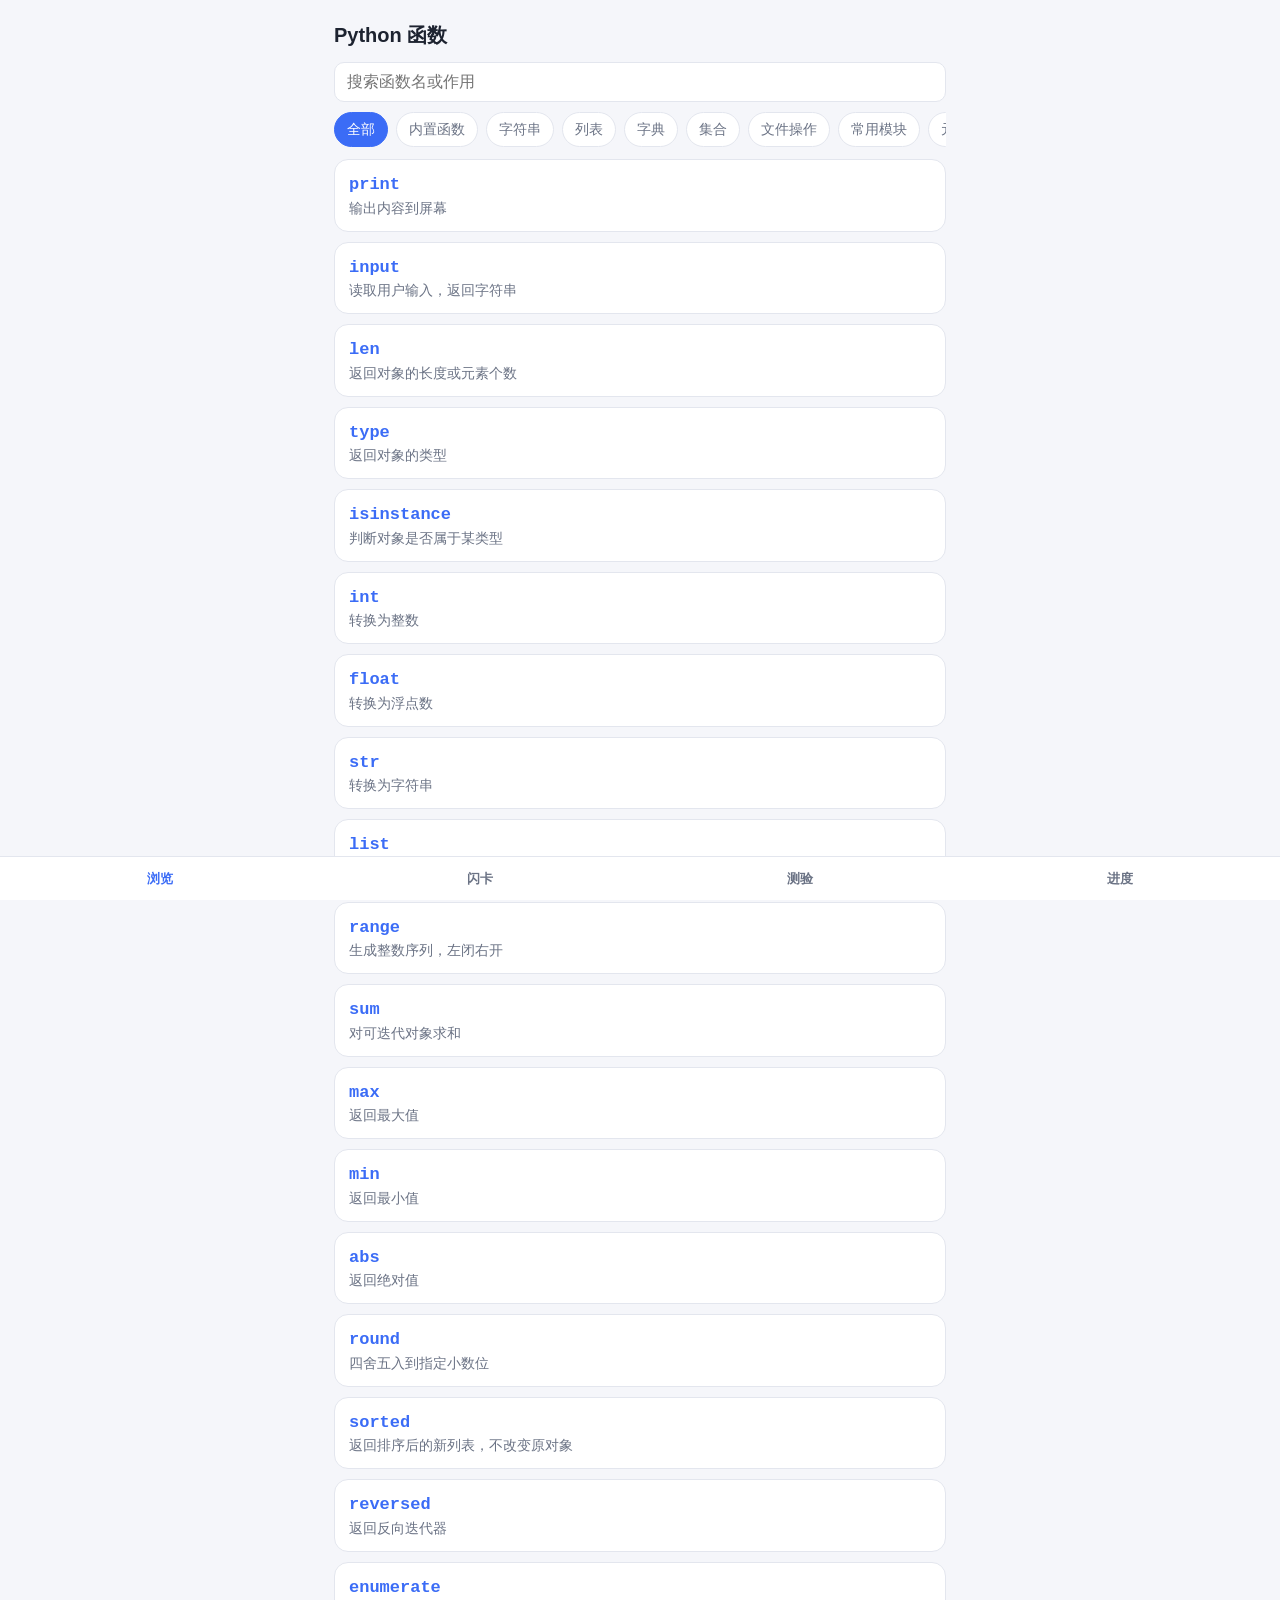
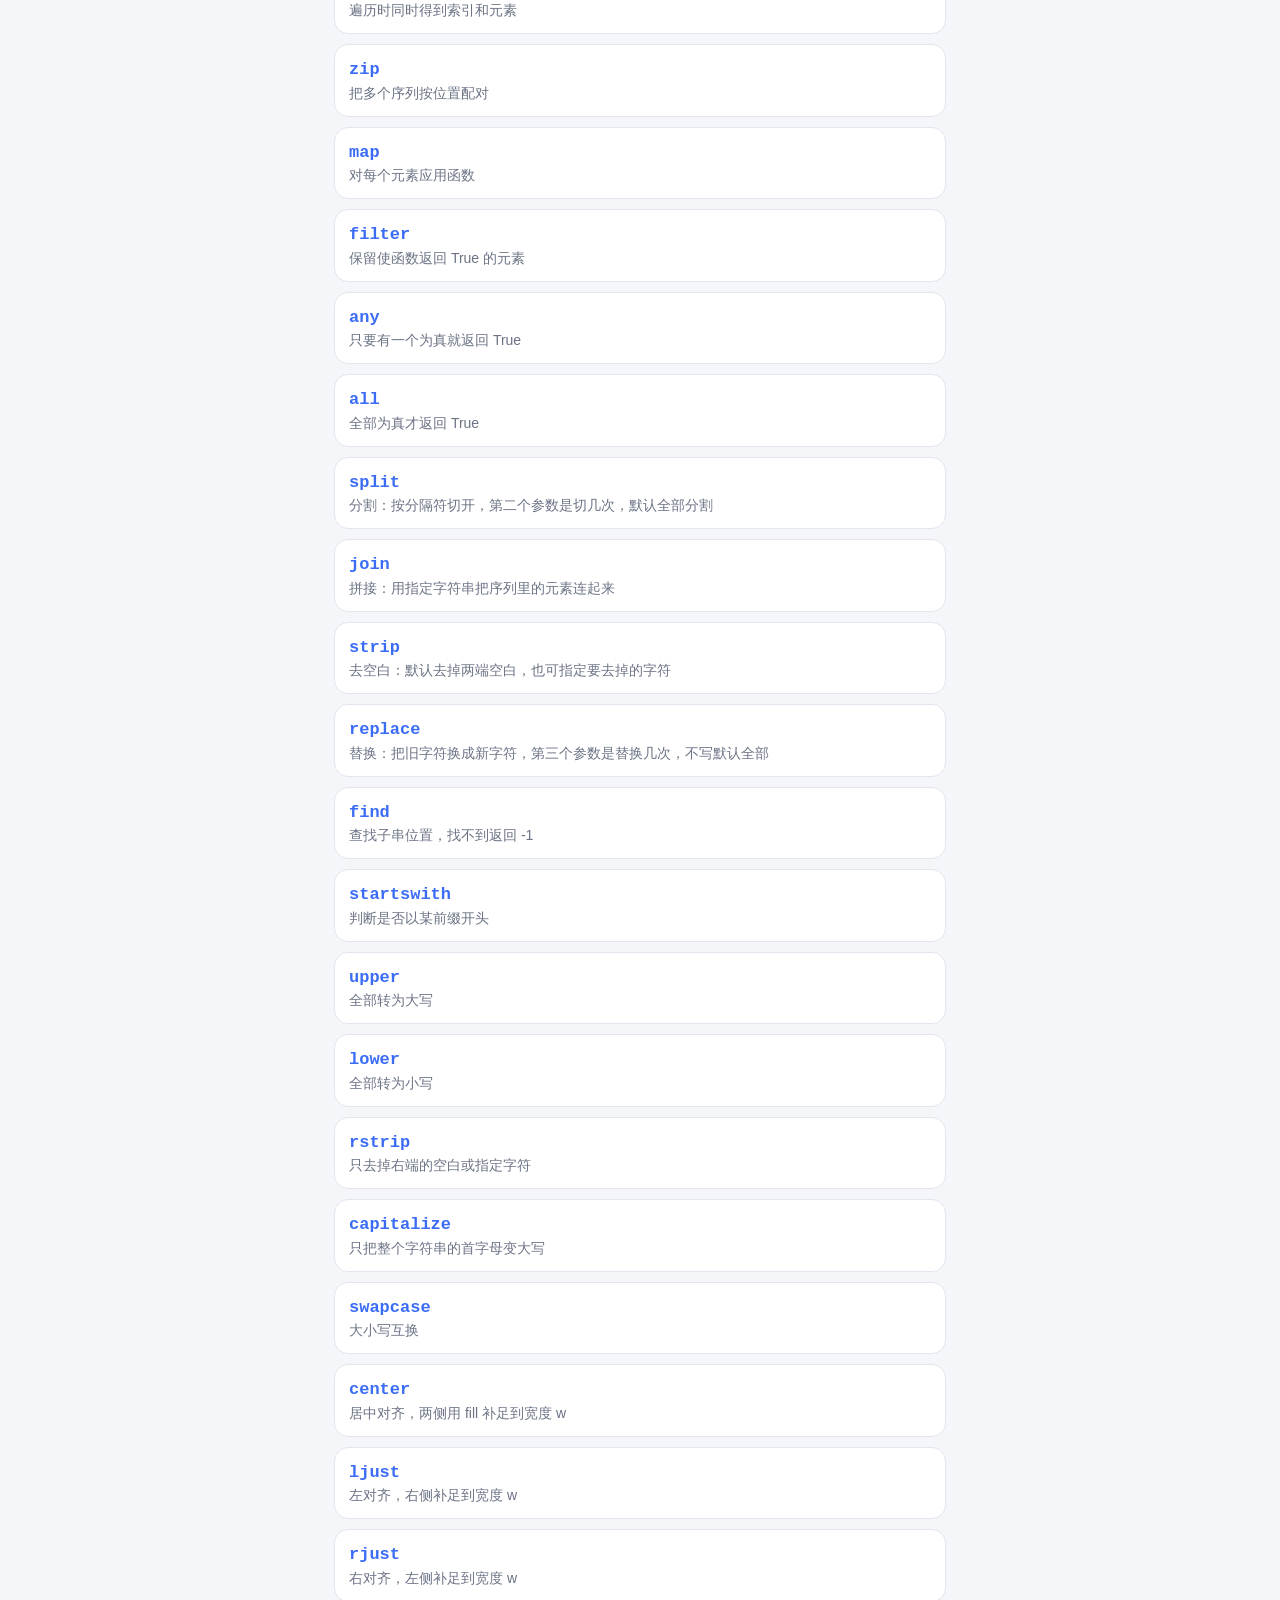
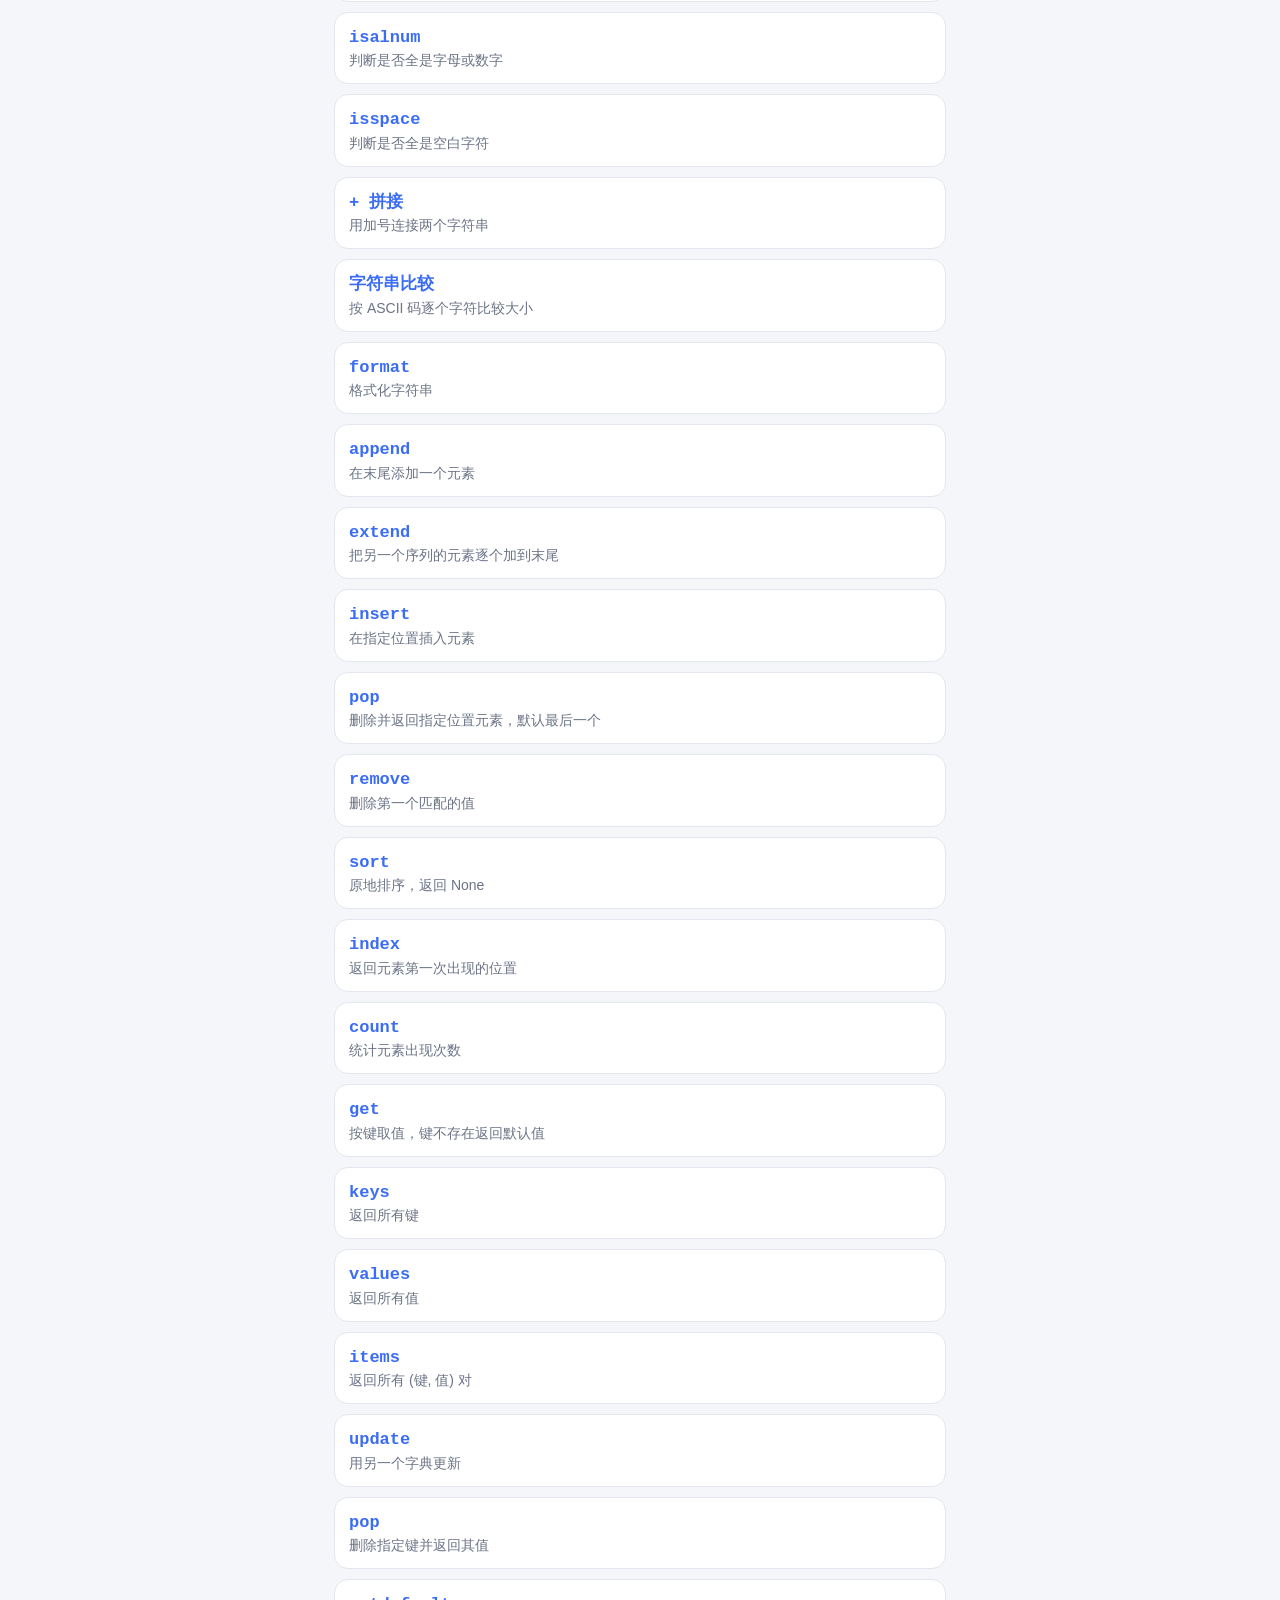
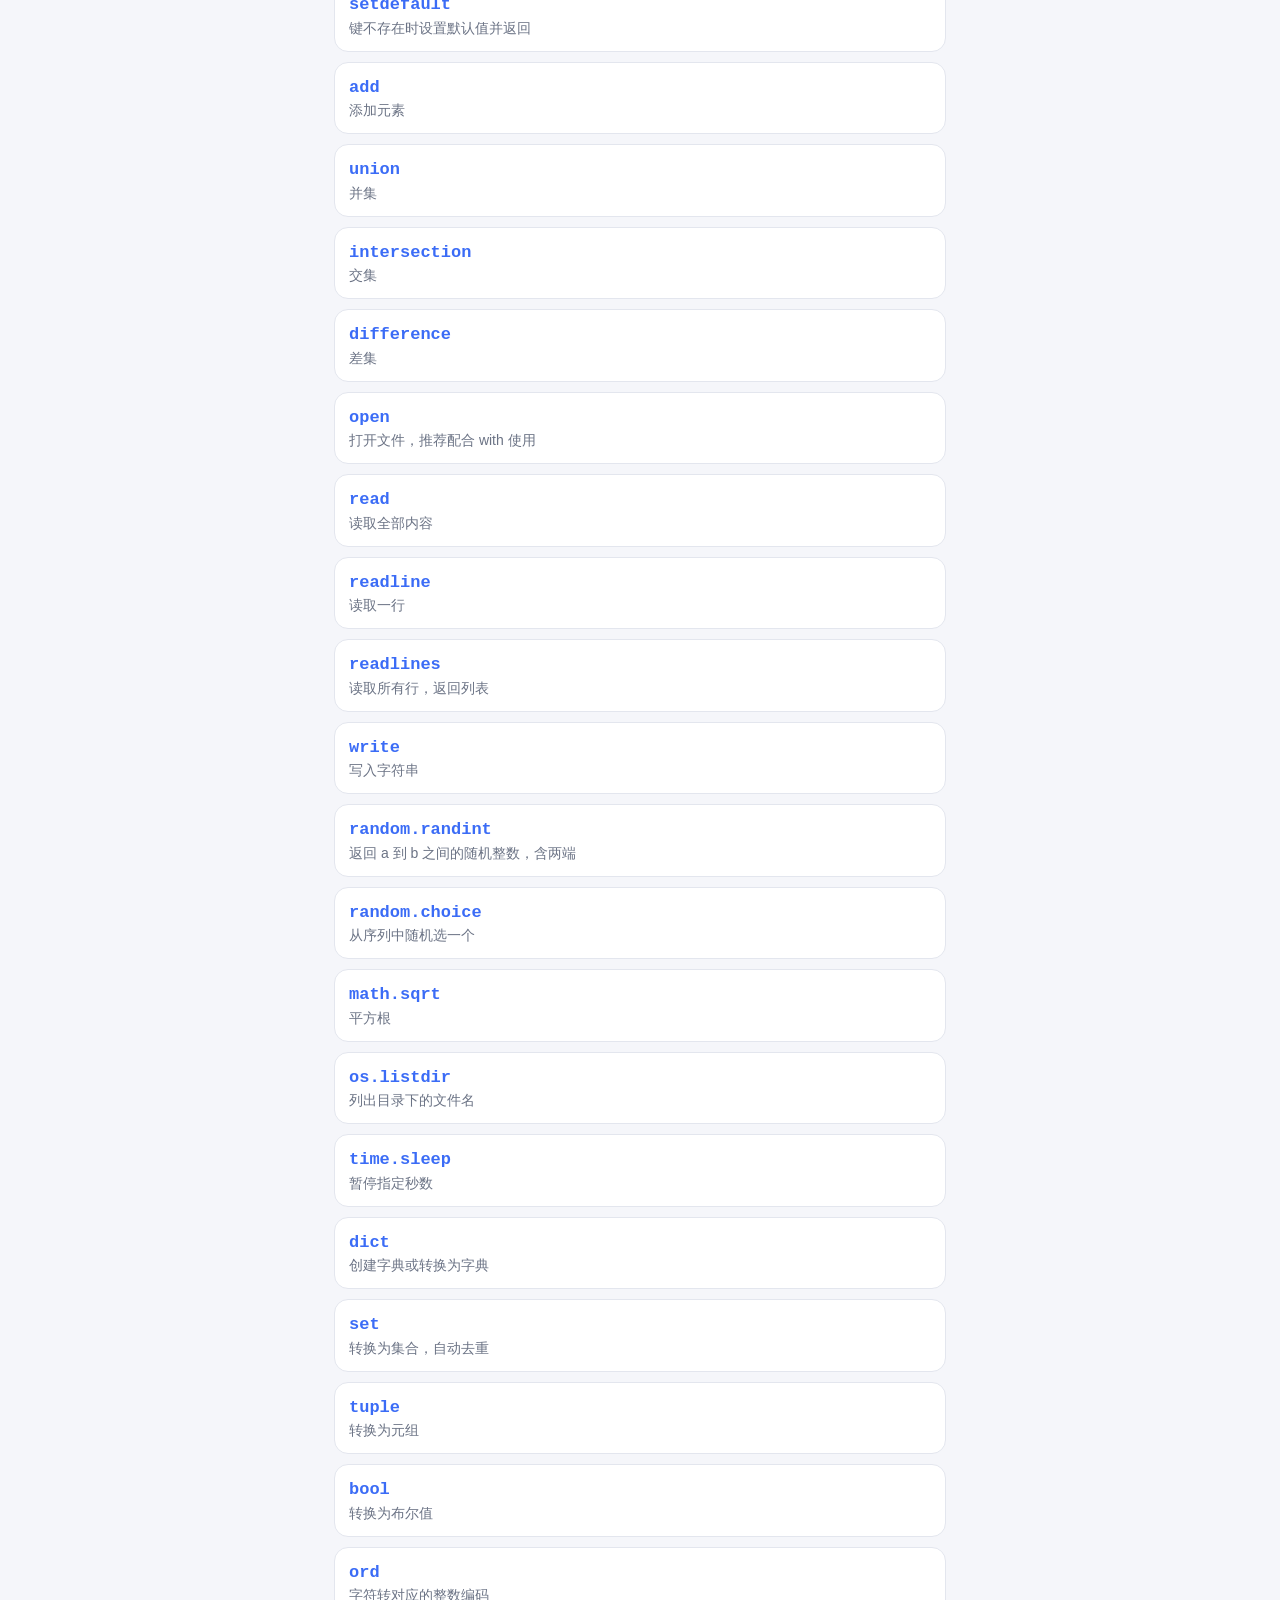
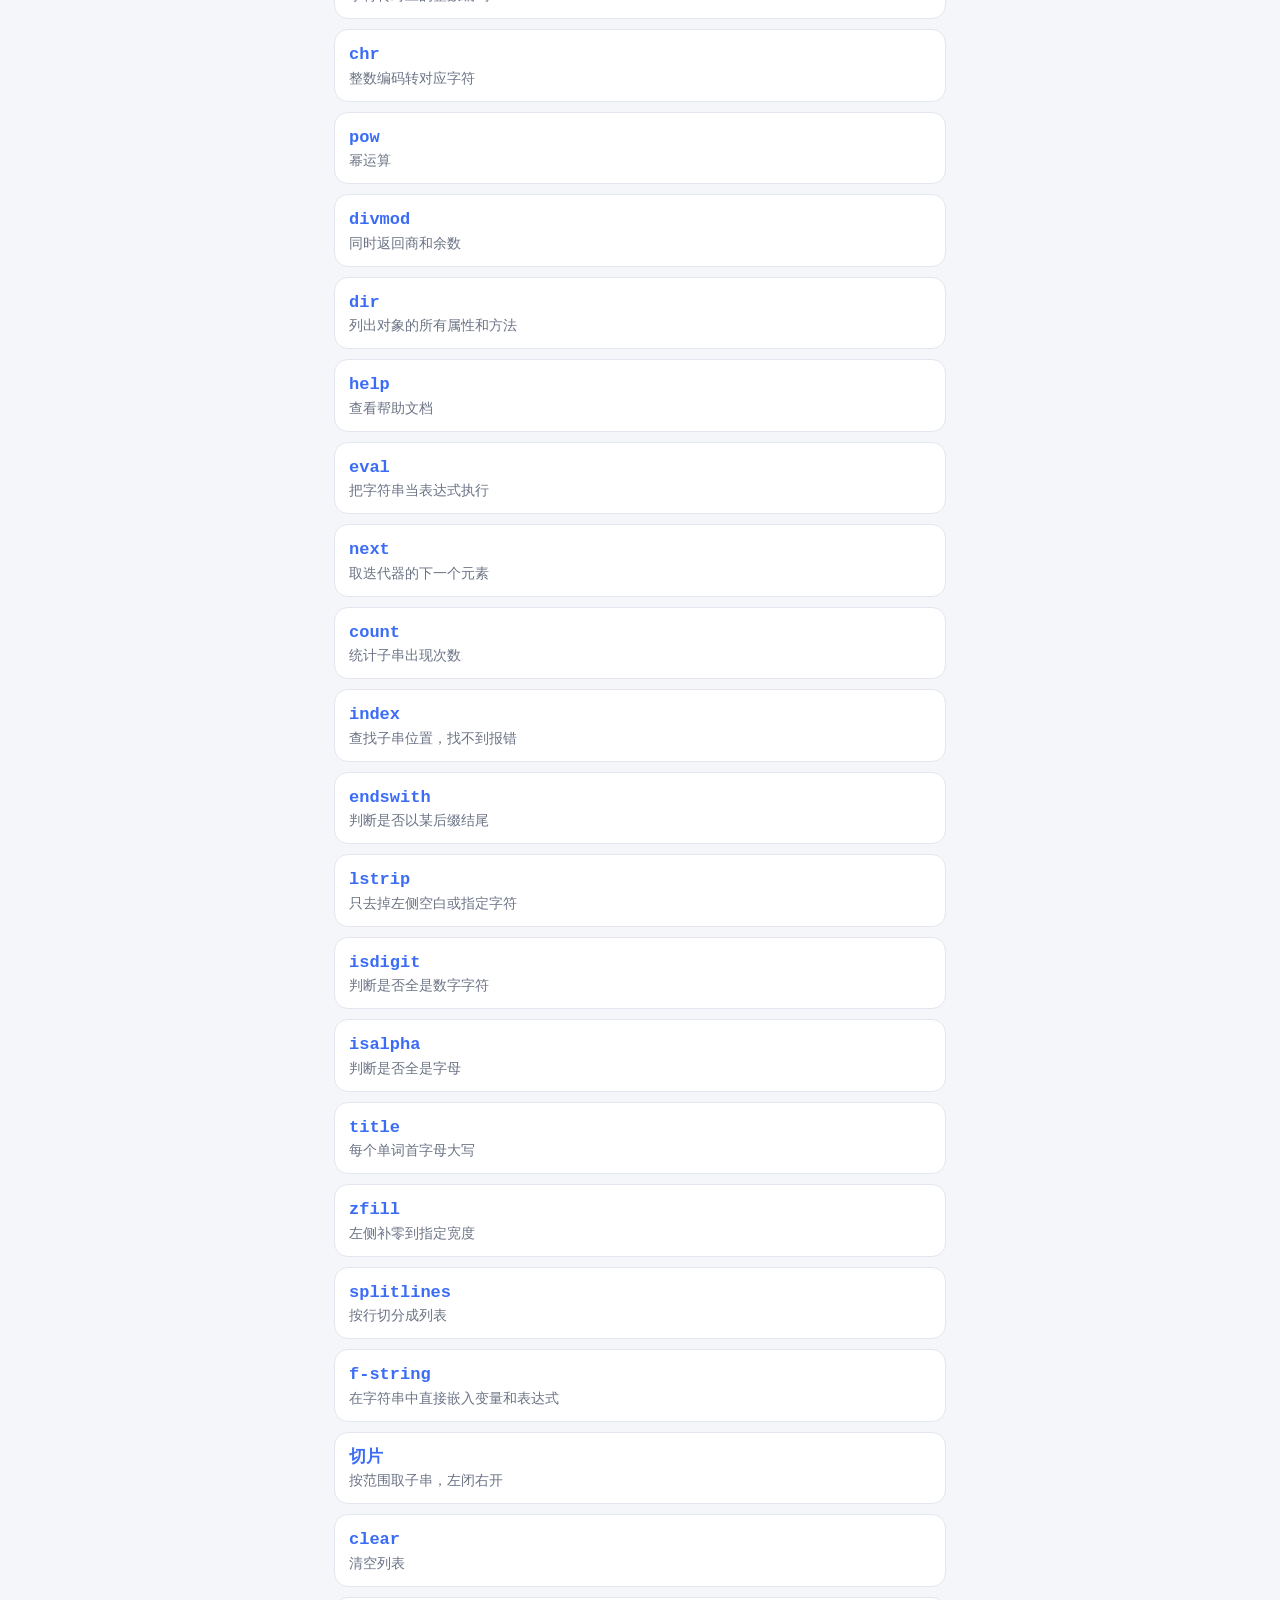
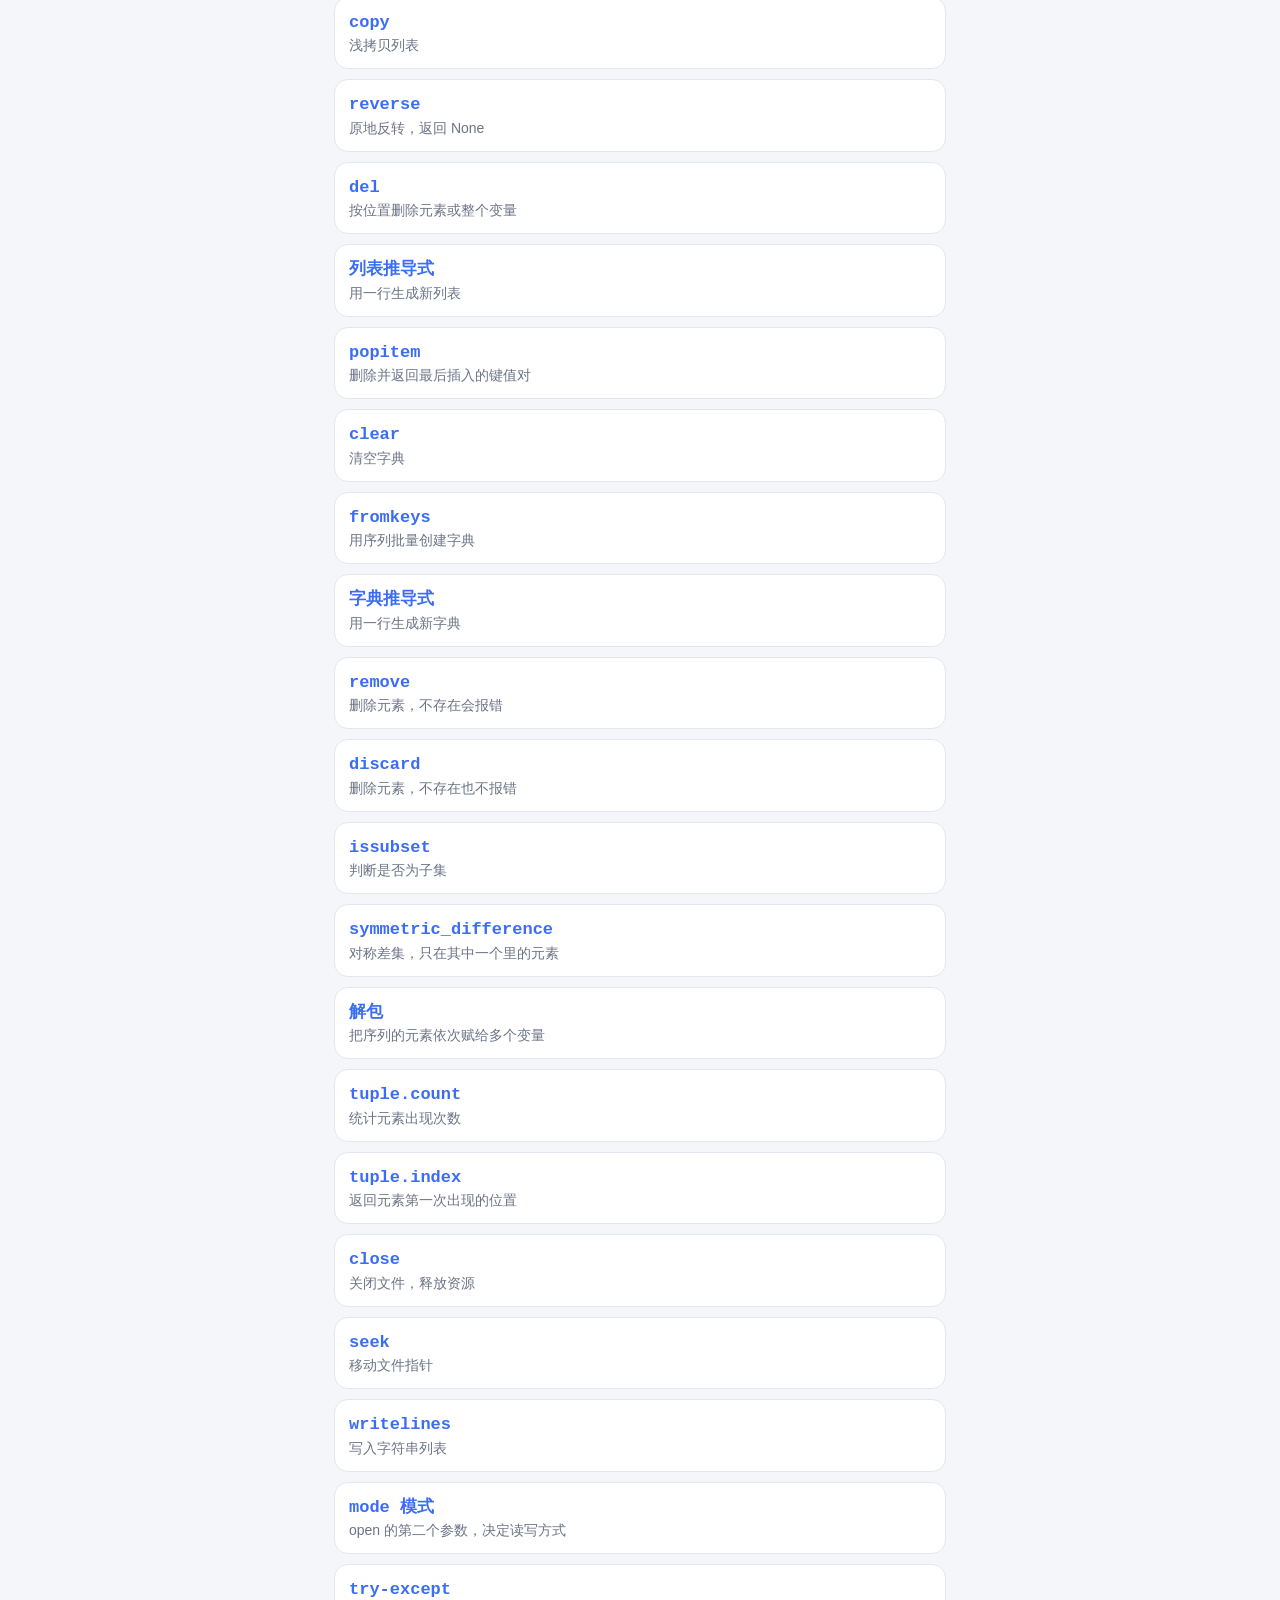
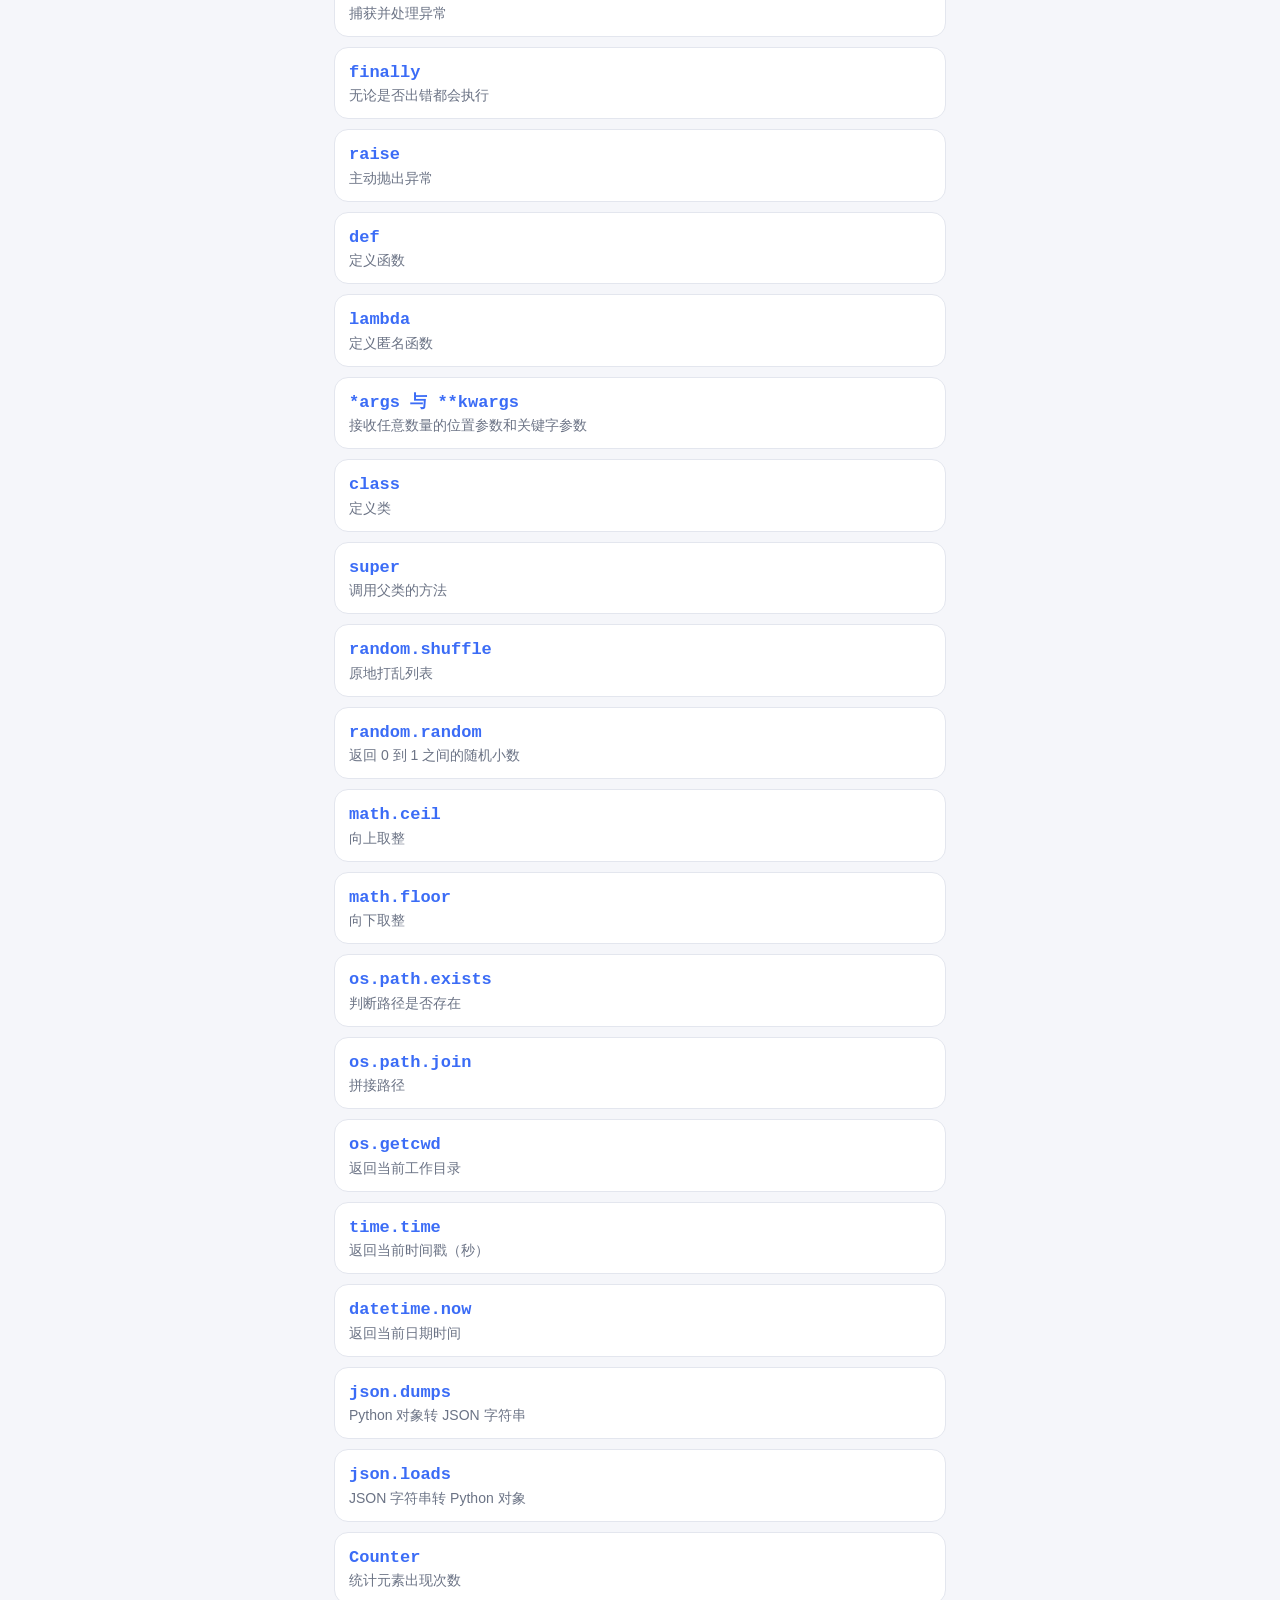
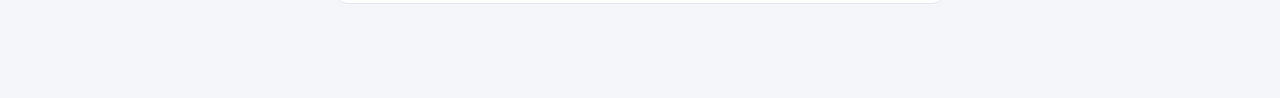
<file: Python 函数背诵.html>
<!DOCTYPE html>
<html lang="zh-CN">
<head>
<meta charset="utf-8">
<meta name="viewport" content="width=device-width, initial-scale=1, viewport-fit=cover">
<meta name="apple-mobile-web-app-capable" content="yes">
<meta name="apple-mobile-web-app-title" content="Py背诵">
<title>Python 函数背诵</title>
<style>
:root{--bg:#f5f6fa;--card:#fff;--tx:#1d2330;--sub:#6b7385;--ac:#3b6cf6;--acbg:#e8eefe;--ok:#1f9d55;--bad:#d9453d;--bd:#e3e6ee;--code:#f0f2f7;box-sizing:border-box;padding-top:env(safe-area-inset-top,0px);}
@media(prefers-color-scheme:dark){:root:not([data-theme="light"]){--bg:#12141a;--card:#1c1f28;--tx:#e8eaf0;--sub:#9aa1b3;--ac:#7c9cff;--acbg:#262d45;--ok:#4cc27e;--bad:#ff6b63;--bd:#2c303c;--code:#12141a;color-scheme:dark}}
*{box-sizing:border-box;-webkit-tap-highlight-color:transparent}
html,body{margin:0;background:var(--bg);color:var(--tx);font:16px/1.5 -apple-system,"PingFang SC","Helvetica Neue",sans-serif}
#app{max-width:640px;margin:0 auto;padding:14px 14px calc(84px + env(safe-area-inset-bottom,0px))}
h1{font-size:20px;margin:6px 0 12px}
.card{background:var(--card);border:1px solid var(--bd);border-radius:14px;padding:12px 14px;margin-bottom:10px}
.name{font-family:ui-monospace,Menlo,monospace;font-weight:700;color:var(--ac);font-size:17px}
.sub{color:var(--sub);font-size:14px}
pre{background:var(--code);border-radius:8px;padding:8px 10px;margin:8px 0 0;overflow-x:auto;font:13px/1.5 ui-monospace,Menlo,monospace;white-space:pre-wrap;word-break:break-all}
input[type=search],select{width:100%;padding:10px 12px;border-radius:10px;border:1px solid var(--bd);background:var(--card);color:var(--tx);font-size:16px;margin-bottom:10px}
.chips{display:flex;gap:8px;overflow-x:auto;padding-bottom:8px;margin-bottom:4px}
.chip{flex:none;padding:6px 12px;border-radius:99px;background:var(--card);border:1px solid var(--bd);color:var(--sub);font-size:14px}
.chip.on{background:var(--ac);color:#fff;border-color:var(--ac)}
button{font:inherit;border:0;border-radius:10px;padding:10px 14px;background:var(--acbg);color:var(--ac);font-weight:600}
button.p{background:var(--ac);color:#fff}
button.ok{background:var(--ok);color:#fff}
button.bad{background:var(--bad);color:#fff}
.row{display:flex;gap:10px;margin-top:10px}.row>*{flex:1}
.mini{padding:5px 10px;font-size:13px;flex:none}
.tag{font-size:12px;padding:1px 8px;border-radius:99px;background:var(--acbg);color:var(--ac);margin-left:6px}
.flash{min-height:230px;display:flex;flex-direction:column;justify-content:center;align-items:center;text-align:center;padding:20px}
.flash .name{font-size:28px}
.opt{display:block;width:100%;text-align:left;margin-top:8px;background:var(--card);border:1px solid var(--bd);color:var(--tx);font-family:ui-monospace,Menlo,monospace}
.opt.right{background:var(--ok);color:#fff;border-color:var(--ok)}.opt.wrong{background:var(--bad);color:#fff;border-color:var(--bad)}
nav{position:fixed;left:0;right:0;bottom:0;display:flex;background:var(--card);border-top:1px solid var(--bd);padding-bottom:env(safe-area-inset-bottom,0px)}
nav button{flex:1;border-radius:0;background:none;color:var(--sub);padding:12px 0;font-size:13px}
nav button.on{color:var(--ac)}
.big{font-size:32px;font-weight:700;color:var(--ac)}
.bar{height:8px;background:var(--code);border-radius:9px;overflow:hidden;margin:4px 0 10px}.bar i{display:block;height:100%;background:var(--ok)}
</style>
</head>
<body>
<div id="app"></div>
<nav id="nav"></nav>
<script>
var RAW=[
"内置函数|print|输出内容到屏幕|print(*values, sep=' ', end='\\n')|print('a', 'b', sep='-')  # a-b",
"内置函数|input|读取用户输入，返回字符串|input(prompt)|name = input('名字：')",
"内置函数|len|返回对象的长度或元素个数|len(obj)|len([1, 2, 3])  # 3",
"内置函数|type|返回对象的类型|type(obj)|type(3.5)  # float",
"内置函数|isinstance|判断对象是否属于某类型|isinstance(obj, type)|isinstance(5, int)  # True",
"内置函数|int|转换为整数|int(x, base=10)|int('42')  # 42",
"内置函数|float|转换为浮点数|float(x)|float('3.14')  # 3.14",
"内置函数|str|转换为字符串|str(obj)|str(100)  # '100'",
"内置函数|list|转换为列表|list(iterable)|list('abc')  # ['a','b','c']",
"内置函数|range|生成整数序列，左闭右开|range(start, stop, step)|list(range(0, 10, 3))  # [0,3,6,9]",
"内置函数|sum|对可迭代对象求和|sum(iterable, start=0)|sum([1, 2, 3])  # 6",
"内置函数|max|返回最大值|max(iterable, key=None)|max([3, 9, 2])  # 9",
"内置函数|min|返回最小值|min(iterable, key=None)|min([3, 9, 2])  # 2",
"内置函数|abs|返回绝对值|abs(x)|abs(-7)  # 7",
"内置函数|round|四舍五入到指定小数位|round(x, ndigits=0)|round(3.14159, 2)  # 3.14",
"内置函数|sorted|返回排序后的新列表，不改变原对象|sorted(iterable, key=None, reverse=False)|sorted([3,1,2], reverse=True)  # [3,2,1]",
"内置函数|reversed|返回反向迭代器|reversed(seq)|list(reversed([1,2,3]))  # [3,2,1]",
"内置函数|enumerate|遍历时同时得到索引和元素|enumerate(iterable, start=0)|for i, v in enumerate(['a','b']): ...  # 0 a, 1 b",
"内置函数|zip|把多个序列按位置配对|zip(*iterables)|list(zip([1,2], ['a','b']))  # [(1,'a'),(2,'b')]",
"内置函数|map|对每个元素应用函数|map(func, iterable)|list(map(int, ['1','2']))  # [1,2]",
"内置函数|filter|保留使函数返回 True 的元素|filter(func, iterable)|list(filter(lambda x: x>1, [1,2,3]))  # [2,3]",
"内置函数|any|只要有一个为真就返回 True|any(iterable)|any([0, 0, 1])  # True",
"内置函数|all|全部为真才返回 True|all(iterable)|all([1, 1, 0])  # False",
"字符串|split|分割：按分隔符切开，第二个参数是切几次，默认全部分割|str.split(sep, maxsplit)|'a,b,c'.split(',')  # ['a','b','c']|结果是列表，不是字符串，不能直接当字符串用",
"字符串|join|拼接：用指定字符串把序列里的元素连起来|sep.join(iterable)|'-'.join(['a','b'])  # 'a-b'|元素必须都是字符串，是 split 的反操作",
"字符串|strip|去空白：默认去掉两端空白，也可指定要去掉的字符|str.strip(chars)|'  hi  '.strip()  # 'hi'|lstrip 去左端，rstrip 去右端；只处理两端，中间的不动",
"字符串|replace|替换：把旧字符换成新字符，第三个参数是替换几次，不写默认全部|str.replace(old, new, count)|'aab'.replace('a','x')  # 'xxb'|不会修改原字符串，而是返回新字符串，要用变量接收",
"字符串|find|查找子串位置，找不到返回 -1|str.find(sub, start, end)|'hello'.find('l')  # 2",
"字符串|startswith|判断是否以某前缀开头|str.startswith(prefix)|'hello'.startswith('he')  # True",
"字符串|upper|全部转为大写|str.upper()|'abc'.upper()  # 'ABC'|比较时不分大小写，可以先都转成 upper 或 lower",
"字符串|lower|全部转为小写|str.lower()|'ABC'.lower()  # 'abc'|",
"字符串|rstrip|只去掉右端的空白或指定字符|str.rstrip(chars)|'hi  '.rstrip()  # 'hi'|lstrip 去左端，strip 去两端",
"字符串|capitalize|只把整个字符串的首字母变大写|str.capitalize()|'hello world'.capitalize()  # 'Hello world'|和 title 的区别：title 是每个单词首字母都大写",
"字符串|swapcase|大小写互换|str.swapcase()|'aBc'.swapcase()  # 'AbC'|",
"字符串|center|居中对齐，两侧用 fill 补足到宽度 w|str.center(w, fill)|'hi'.center(6, '*')  # '**hi**'|fill 不写默认用空格",
"字符串|ljust|左对齐，右侧补足到宽度 w|str.ljust(w, fill)|'hi'.ljust(5, '-')  # 'hi---'|",
"字符串|rjust|右对齐，左侧补足到宽度 w|str.rjust(w, fill)|'hi'.rjust(5, '-')  # '---hi'|",
"字符串|isalnum|判断是否全是字母或数字|str.isalnum()|'abc123'.isalnum()  # True|有空格或符号就是 False",
"字符串|isspace|判断是否全是空白字符|str.isspace()|'   '.isspace()  # True|空字符串返回 False",
"字符串|+ 拼接|用加号连接两个字符串|a + b|'ab' + 'cd'  # 'abcd'|只能连接字符串，数字要先用 str() 转换",
"字符串|字符串比较|按 ASCII 码逐个字符比较大小|a < b  或  a == b|'a' < 'b'  # True|数字 < 大写字母 < 小写字母，可用 ord() 查看编码",
"字符串|format|格式化字符串|str.format(*args, **kwargs)|'{}今年{}岁'.format('小明', 18)",
"列表|append|在末尾添加一个元素|list.append(x)|a=[1]; a.append(2)  # [1,2]",
"列表|extend|把另一个序列的元素逐个加到末尾|list.extend(iterable)|a=[1]; a.extend([2,3])  # [1,2,3]",
"列表|insert|在指定位置插入元素|list.insert(index, x)|a=[1,3]; a.insert(1,2)  # [1,2,3]",
"列表|pop|删除并返回指定位置元素，默认最后一个|list.pop(index=-1)|a=[1,2,3]; a.pop()  # 返回 3",
"列表|remove|删除第一个匹配的值|list.remove(x)|a=[1,2,2]; a.remove(2)  # [1,2]",
"列表|sort|原地排序，返回 None|list.sort(key=None, reverse=False)|a=[3,1,2]; a.sort()  # [1,2,3]",
"列表|index|返回元素第一次出现的位置|list.index(x)|[5,6,7].index(6)  # 1",
"列表|count|统计元素出现次数|list.count(x)|[1,2,2].count(2)  # 2",
"字典|get|按键取值，键不存在返回默认值|dict.get(key, default=None)|{'a':1}.get('b', 0)  # 0",
"字典|keys|返回所有键|dict.keys()|list({'a':1}.keys())  # ['a']",
"字典|values|返回所有值|dict.values()|list({'a':1}.values())  # [1]",
"字典|items|返回所有 (键, 值) 对|dict.items()|for k, v in d.items(): ...",
"字典|update|用另一个字典更新|dict.update(other)|d={'a':1}; d.update({'b':2})",
"字典|pop|删除指定键并返回其值|dict.pop(key, default)|{'a':1}.pop('a')  # 1",
"字典|setdefault|键不存在时设置默认值并返回|dict.setdefault(key, default)|d.setdefault('n', []).append(1)",
"集合|add|添加元素|set.add(x)|s={1}; s.add(2)  # {1,2}",
"集合|union|并集|a.union(b)|{1,2}.union({2,3})  # {1,2,3}|也可以用竖线运算符连接两个集合",
"集合|intersection|交集|a.intersection(b) 或 a & b|{1,2}.intersection({2,3})  # {2}",
"集合|difference|差集|a.difference(b) 或 a - b|{1,2}.difference({2,3})  # {1}",
"文件操作|open|打开文件，推荐配合 with 使用|open(file, mode='r', encoding=None)|with open('a.txt', encoding='utf-8') as f: ...",
"文件操作|read|读取全部内容|f.read(size=-1)|text = f.read()",
"文件操作|readline|读取一行|f.readline()|line = f.readline()",
"文件操作|readlines|读取所有行，返回列表|f.readlines()|lines = f.readlines()",
"文件操作|write|写入字符串|f.write(s)|f.write('hello\\n')",
"常用模块|random.randint|返回 a 到 b 之间的随机整数，含两端|random.randint(a, b)|random.randint(1, 6)",
"常用模块|random.choice|从序列中随机选一个|random.choice(seq)|random.choice(['a','b','c'])",
"常用模块|math.sqrt|平方根|math.sqrt(x)|math.sqrt(16)  # 4.0",
"常用模块|os.listdir|列出目录下的文件名|os.listdir(path='.')|os.listdir('.')",
"常用模块|time.sleep|暂停指定秒数|time.sleep(seconds)|time.sleep(1.5)",
"内置函数|dict|创建字典或转换为字典|dict(iterable) / dict(a=1)|dict(zip(['a','b'], [1,2]))  # {'a':1,'b':2}|zip 配合 dict 可以把两个列表合成字典",
"内置函数|set|转换为集合，自动去重|set(iterable)|set([1,1,2])  # {1,2}|空集合必须写 set()，{} 表示空字典",
"内置函数|tuple|转换为元组|tuple(iterable)|tuple([1,2])  # (1,2)|元组创建后不能修改",
"内置函数|bool|转换为布尔值|bool(x)|bool([])  # False|0、空字符串、空列表、None 都是 False",
"内置函数|ord|字符转对应的整数编码|ord(c)|ord('A')  # 65|和 chr 互为反函数",
"内置函数|chr|整数编码转对应字符|chr(i)|chr(65)  # 'A'|和 ord 互为反函数",
"内置函数|pow|幂运算|pow(x, y, mod=None)|pow(2, 10)  # 1024|等价于 2 ** 10",
"内置函数|divmod|同时返回商和余数|divmod(a, b)|divmod(7, 2)  # (3, 1)|常用于时间换算",
"内置函数|dir|列出对象的所有属性和方法|dir(obj)|dir(str)|忘记方法名时很好用",
"内置函数|help|查看帮助文档|help(obj)|help(str.split)|退出帮助界面按 q",
"内置函数|eval|把字符串当表达式执行|eval(expr)|eval('1+2')  # 3|不要对不可信输入使用，有安全风险",
"内置函数|next|取迭代器的下一个元素|next(it, default)|next(iter([1,2]))  # 1|迭代器取完会报 StopIteration，传 default 可避免",
"字符串|count|统计子串出现次数|str.count(sub)|'banana'.count('a')  # 3|",
"字符串|index|查找子串位置，找不到报错|str.index(sub)|'abc'.index('c')  # 2|find 找不到返回 -1，index 抛 ValueError",
"字符串|endswith|判断是否以某后缀结尾|str.endswith(suffix)|'a.py'.endswith('.py')  # True|可传元组同时判断多个后缀",
"字符串|lstrip|只去掉左侧空白或指定字符|str.lstrip(chars=None)|'  hi'.lstrip()  # 'hi'|右侧对应 rstrip",
"字符串|isdigit|判断是否全是数字字符|str.isdigit()|'123'.isdigit()  # True|'-1' 和 '1.5' 返回 False",
"字符串|isalpha|判断是否全是字母|str.isalpha()|'abc'.isalpha()  # True|汉字也返回 True",
"字符串|title|每个单词首字母大写|str.title()|'hello world'.title()  # 'Hello World'|",
"字符串|zfill|左侧补零到指定宽度|str.zfill(width)|'7'.zfill(3)  # '007'|",
"字符串|splitlines|按行切分成列表|str.splitlines()|'a\\nb'.splitlines()  # ['a','b']|比 split('\\n') 更稳妥",
"字符串|f-string|在字符串中直接嵌入变量和表达式|f'文本{变量:格式}'|name='小明'; f'{name}得了{95.5:.1f}分'|3.6 以上版本最推荐的格式化方式",
"字符串|切片|按范围取子串，左闭右开|seq[start:stop:step]|'abcde'[1:4]  # 'bcd'|[::-1] 可反转，列表和元组也适用",
"列表|clear|清空列表|list.clear()|a=[1,2]; a.clear()  # []|",
"列表|copy|浅拷贝列表|list.copy()|b = a.copy()|b = a 只是同一对象的别名，改 b 会影响 a",
"列表|reverse|原地反转，返回 None|list.reverse()|a=[1,2,3]; a.reverse()  # [3,2,1]|reversed() 则返回新的迭代器",
"列表|del|按位置删除元素或整个变量|del a[i]|a=[1,2,3]; del a[0]  # [2,3]|是语句，不是函数，不加括号",
"列表|列表推导式|用一行生成新列表|[表达式 for x in 序列 if 条件]|[x*x for x in range(5) if x%2==0]  # [0,4,16]|比 for + append 更简洁",
"字典|popitem|删除并返回最后插入的键值对|dict.popitem()|{'a':1,'b':2}.popitem()  # ('b', 2)|3.7 起按插入顺序，字典为空会报错",
"字典|clear|清空字典|dict.clear()|d.clear()  # {}|",
"字典|fromkeys|用序列批量创建字典|dict.fromkeys(keys, value=None)|dict.fromkeys(['a','b'], 0)  # {'a':0,'b':0}|值如果是列表，所有键会共用同一个列表",
"字典|字典推导式|用一行生成新字典|{k: v for k, v in 序列}|{x: x*x for x in range(3)}  # {0:0,1:1,2:4}|",
"集合|remove|删除元素，不存在会报错|set.remove(x)|s={1,2}; s.remove(1)  # {2}|不想报错用 discard",
"集合|discard|删除元素，不存在也不报错|set.discard(x)|s={1,2}; s.discard(9)  # 无变化|",
"集合|issubset|判断是否为子集|a.issubset(b)|{1}.issubset({1,2})  # True|",
"集合|symmetric_difference|对称差集，只在其中一个里的元素|a.symmetric_difference(b)|{1,2}.symmetric_difference({2,3})  # {1,3}|运算符形式是 ^",
"元组|解包|把序列的元素依次赋给多个变量|a, b = (1, 2)|a, b = b, a  # 交换两个变量|变量个数要和元素个数一致，*rest 可接收多余的",
"元组|tuple.count|统计元素出现次数|tuple.count(x)|(1,2,2).count(2)  # 2|元组只有 count 和 index 两个方法",
"元组|tuple.index|返回元素第一次出现的位置|tuple.index(x)|(5,6,7).index(6)  # 1|",
"文件操作|close|关闭文件，释放资源|f.close()|f = open('a.txt'); f.close()|用 with 语句会自动关闭，更安全",
"文件操作|seek|移动文件指针|f.seek(offset, whence=0)|f.seek(0)  # 回到开头|读完一遍想重新读，需要先 seek(0)",
"文件操作|writelines|写入字符串列表|f.writelines(lines)|f.writelines(['a\\n','b\\n'])|不会自动加换行符，需自己带上",
"文件操作|mode 模式|open 的第二个参数，决定读写方式|r 读 / w 写 / a 追加 / b 二进制|open('a.txt', 'a', encoding='utf-8')|w 会清空原内容，要保留内容用 a",
"异常处理|try-except|捕获并处理异常|try:\n    ...\nexcept 异常类型 as e:\n    ...|try:\n    int('a')\nexcept ValueError as e:\n    print(e)|尽量写具体的异常类型，少用裸 except",
"异常处理|finally|无论是否出错都会执行|try: ... finally: ...|try:\n    f = open('a.txt')\nfinally:\n    print('结束')|常用于释放资源",
"异常处理|raise|主动抛出异常|raise 异常类型('信息')|raise ValueError('年龄不能为负')|",
"函数与类|def|定义函数|def 函数名(参数):\n    return 返回值|def add(a, b=0):\n    return a + b|没有 return 时默认返回 None",
"函数与类|lambda|定义匿名函数|lambda 参数: 表达式|(lambda x: x*2)(3)  # 6|常配合 sorted、map、filter 的 key 使用",
"函数与类|*args 与 **kwargs|接收任意数量的位置参数和关键字参数|def f(*args, **kwargs)|f(1, 2, a=3)  # args=(1,2) kwargs={'a':3}|args 是元组，kwargs 是字典",
"函数与类|class|定义类|class 类名:\n    def __init__(self, ...):|class Dog:\n    def __init__(self, name):\n        self.name = name|类名习惯用大驼峰，方法第一个参数是 self",
"函数与类|super|调用父类的方法|super().方法名(...)|super().__init__(name)|子类重写 __init__ 时别忘了调用父类的",
"常用模块|random.shuffle|原地打乱列表|random.shuffle(lst)|random.shuffle(a)|返回 None，直接改动原列表",
"常用模块|random.random|返回 0 到 1 之间的随机小数|random.random()|random.random()  # 如 0.37|",
"常用模块|math.ceil|向上取整|math.ceil(x)|math.ceil(3.2)  # 4|向下取整是 math.floor",
"常用模块|math.floor|向下取整|math.floor(x)|math.floor(3.8)  # 3|",
"常用模块|os.path.exists|判断路径是否存在|os.path.exists(path)|os.path.exists('a.txt')  # True 或 False|",
"常用模块|os.path.join|拼接路径|os.path.join(a, b, ...)|os.path.join('dir', 'a.txt')|比手写斜杠更能跨系统",
"常用模块|os.getcwd|返回当前工作目录|os.getcwd()|os.getcwd()|",
"常用模块|time.time|返回当前时间戳（秒）|time.time()|start = time.time()|相减可统计程序耗时",
"常用模块|datetime.now|返回当前日期时间|datetime.datetime.now()|datetime.datetime.now().strftime('%Y-%m-%d')|strftime 用来把时间格式化为字符串",
"常用模块|json.dumps|Python 对象转 JSON 字符串|json.dumps(obj, ensure_ascii=False)|json.dumps({'a': 1})  # '{\"a\": 1}'|含中文时要加 ensure_ascii=False",
"常用模块|json.loads|JSON 字符串转 Python 对象|json.loads(s)|json.loads('{\"a\": 1}')  # {'a': 1}|读写文件用 json.load / json.dump",
"常用模块|Counter|统计元素出现次数|collections.Counter(iterable)|Counter('aab')  # {'a':2,'b':1}|most_common(n) 可取出现最多的 n 个"
];
var D=RAW.map(function(r,i){var p=r.split("|");return{id:p[0]+p[1],cat:p[0],name:p[1],desc:p[2],syn:p[3],ex:p[4],note:p[5]||""}});
var CATS=["全部"].concat(D.map(function(d){return d.cat}).filter(function(c,i,a){return a.indexOf(c)===i}));
var DAYS=[0,1,2,4,7,15,30],DAY=86400000;
function note(d){return d.note?'<div class="sub" style="margin-top:8px">💡 '+esc(d.note)+'</div>':""}
var S={};try{S=JSON.parse(localStorage.getItem("pyc")||"{}")}catch(e){}
function save(){try{localStorage.setItem("pyc",JSON.stringify(S))}catch(e){}}
function st(id){return S[id]||(S[id]={box:-1,due:0,fav:false,hard:false})}
function esc(s){return String(s).replace(/&/g,"&amp;").replace(/</g,"&lt;").replace(/>/g,"&gt;")}
function mark(id,known){var s=st(id);if(known){s.box=Math.min(s.box+1,6);s.hard=s.box<2&&s.hard;s.due=Date.now()+DAYS[s.box]*DAY}else{s.box=0;s.hard=true;s.due=Date.now()}save()}
function isDue(id){var s=S[id];return !s||s.box<0||s.due<=Date.now()}
var tab="browse",cat="全部",q="",open={},deck=[],di=0,flip=false,mode="due",qz=null;
var TABS=[["browse","浏览"],["flash","闪卡"],["quiz","测验"],["stat","进度"]];
function nav(){document.getElementById("nav").innerHTML=TABS.map(function(t){return'<button class="'+(tab==t[0]?"on":"")+'" data-t="'+t[0]+'">'+t[1]+'</button>'}).join("")}
document.getElementById("nav").onclick=function(e){var t=e.target.dataset.t;if(t){tab=t;if(t=="flash")buildDeck();if(t=="quiz")qz=null;render()}};
function shuffle(a){a=a.slice();for(var i=a.length-1;i>0;i--){var j=Math.floor(Math.random()*(i+1));var t=a[i];a[i]=a[j];a[j]=t}return a}
function buildDeck(){var l=D.filter(function(d){var s=S[d.id]||{};return mode=="all"||(mode=="due"&&isDue(d.id))||(mode=="hard"&&s.hard)||(mode=="fav"&&s.fav)});deck=shuffle(l);di=0;flip=false}
function render(){nav();var a=document.getElementById("app");a.innerHTML=({browse:vBrowse,flash:vFlash,quiz:vQuiz,stat:vStat})[tab]();window.scrollTo(0,0);bind()}
function vBrowse(){
 var l=D.filter(function(d){return(cat=="全部"||d.cat==cat)&&(!q||(d.name+d.desc).toLowerCase().indexOf(q.toLowerCase())>=0)});
 return'<h1>Python 函数</h1><input type="search" id="q" placeholder="搜索函数名或作用" value="'+esc(q)+'"><div class="chips">'+CATS.map(function(c){return'<span class="chip '+(c==cat?"on":"")+'" data-c="'+c+'">'+c+'</span>'}).join("")+'</div><div id="list">'+
 (l.length?l.map(function(d){var s=S[d.id]||{};return'<div class="card"><div data-o="'+d.id+'"><span class="name">'+esc(d.name)+'</span>'+(s.fav?" ⭐":"")+(s.hard?'<span class="tag">不熟</span>':"")+'<div class="sub">'+esc(d.desc)+'</div></div>'+(open[d.id]?'<pre>'+esc(d.syn)+'</pre><pre>'+esc(d.ex)+'</pre>'+note(d)+'<div class="row"><button class="mini" data-f="'+d.id+'">'+(s.fav?"取消收藏":"⭐ 收藏")+'</button><button class="mini" data-h="'+d.id+'">'+(s.hard?"标记已熟":"标记不熟")+'</button></div>':"")+'</div>'}).join(""):'<p class="sub">没有找到匹配的函数</p>')+'</div>';
}
function vFlash(){
 var sel='<select id="mode">'+[["due","今日待复习"],["hard","不熟的"],["fav","收藏的"],["all","全部"]].map(function(m){return'<option value="'+m[0]+'"'+(m[0]==mode?" selected":"")+'>'+m[1]+'</option>'}).join("")+'</select>';
 if(!deck.length)return'<h1>闪卡</h1>'+sel+'<div class="card sub">这个范围里没有卡片了 🎉 换个范围试试。</div>';
 if(di>=deck.length)return'<h1>闪卡</h1>'+sel+'<div class="card flash"><div class="big">完成 ✅</div><p class="sub">本轮 '+deck.length+' 张已全部过完</p><button class="p" id="again">再来一轮</button></div>';
 var d=deck[di];
 return'<h1>闪卡 '+(di+1)+'/'+deck.length+'</h1>'+sel+'<div class="card flash" id="fc">'+(flip?'<div class="name">'+esc(d.name)+'</div><div style="margin:8px 0">'+esc(d.desc)+'</div><pre style="text-align:left;width:100%">'+esc(d.syn)+'</pre><pre style="text-align:left;width:100%">'+esc(d.ex)+'</pre>'+note(d):'<div class="sub">这个函数的作用是？</div><div class="name" style="margin-top:8px">'+esc(d.name)+'</div><div class="sub" style="margin-top:16px">点击翻面（先回忆再看）</div>')+'</div>'+(flip?'<div class="row"><button class="bad" id="no">不熟</button><button class="ok" id="yes">记住了</button></div>':'');
}
function newQuiz(){var pool=shuffle(D).slice(0,10);qz={i:0,score:0,ans:null,qs:pool.map(function(d){var o=shuffle(D.filter(function(x){return x.id!=d.id})).slice(0,3).concat([d]);return{d:d,o:shuffle(o)}})}}
function vQuiz(){
 if(!qz)return'<h1>测验</h1><div class="card"><p>共 10 题：看到函数的作用，选出正确的函数名。答错的会自动标记为“不熟”。</p><button class="p" id="start">开始测验</button></div>';
 if(qz.i>=qz.qs.length)return'<h1>测验结束</h1><div class="card flash"><div class="big">'+qz.score+' / '+qz.qs.length+'</div><p class="sub">答错的函数已加入“不熟”</p><button class="p" id="start">再测一次</button></div>';
 var q=qz.qs[qz.i];
 return'<h1>测验 '+(qz.i+1)+'/'+qz.qs.length+'</h1><div class="card"><div>'+esc(q.d.desc)+'</div><pre>'+esc(q.d.syn.replace(q.d.name,"???"))+'</pre>'+q.o.map(function(o){var c="";if(qz.ans){if(o.id==q.d.id)c="right";else if(o.id==qz.ans)c="wrong"}return'<button class="opt '+c+'" data-a="'+o.id+'">'+esc(o.name)+'</button>'}).join("")+'</div>'+(qz.ans?'<button class="p" style="width:100%" id="nx">下一题</button>':"");
}
function vStat(){
 var n=D.length,learned=0,hard=0,fav=0,due=0,mastered=0;D.forEach(function(d){var s=S[d.id]||{};if(s.box>=0)learned++;if(s.box>=4)mastered++;if(s.hard)hard++;if(s.fav)fav++;if(isDue(d.id)&&s.box>=0)due++});
 var cs=CATS.slice(1).map(function(c){var l=D.filter(function(d){return d.cat==c}),k=l.filter(function(d){return(S[d.id]||{}).box>=2}).length;return'<div>'+c+' <span class="sub">'+k+'/'+l.length+'</span></div><div class="bar"><i style="width:'+k/l.length*100+'%"></i></div>'}).join("");
 return'<h1>学习进度</h1><div class="card"><div class="row" style="text-align:center"><div><div class="big">'+learned+'</div><div class="sub">已学 / '+n+'</div></div><div><div class="big">'+due+'</div><div class="sub">今日待复习</div></div><div><div class="big">'+hard+'</div><div class="sub">不熟</div></div></div></div><div class="card"><b>各分类掌握度</b><div class="sub" style="margin-bottom:8px">答对两次以上算掌握</div>'+cs+'</div><div class="card sub">复习间隔：1、2、4、7、15、30 天。记住了就拉长间隔，不熟就从头来。每天打开“闪卡 → 今日待复习”即可。<div class="row"><button class="mini" id="reset">清空学习记录</button></div></div>';
}
function bind(){
 var $=function(i){return document.getElementById(i)};
 var qi=$("q");if(qi){var comp=false;var upd=function(){q=qi.value;var t=document.createElement("div");t.innerHTML=vBrowse();$("list").innerHTML=t.querySelector("#list").innerHTML;bindList()};qi.oninput=function(){if(!comp)upd()};qi.oncompositionstart=function(){comp=true};qi.oncompositionend=function(){comp=false;upd()}}
 document.querySelectorAll("[data-c]").forEach(function(e){e.onclick=function(){cat=e.dataset.c;render()}});
 function bindList(){document.querySelectorAll("[data-o]").forEach(function(e){e.onclick=function(){open[e.dataset.o]=!open[e.dataset.o];var y=scrollY;render();scrollTo(0,y)}});
 document.querySelectorAll("[data-f]").forEach(function(e){e.onclick=function(){var s=st(e.dataset.f);s.fav=!s.fav;save();var y=scrollY;render();scrollTo(0,y)}});
 document.querySelectorAll("[data-h]").forEach(function(e){e.onclick=function(){var s=st(e.dataset.h);s.hard=!s.hard;save();var y=scrollY;render();scrollTo(0,y)}});}bindList();
 var m=$("mode");if(m)m.onchange=function(){mode=m.value;buildDeck();render()};
 if($("fc"))$("fc").onclick=function(){if(!flip){flip=true;render()}};
 if($("yes"))$("yes").onclick=function(){mark(deck[di].id,true);di++;flip=false;render()};
 if($("no"))$("no").onclick=function(){mark(deck[di].id,false);di++;flip=false;render()};
 if($("again"))$("again").onclick=function(){buildDeck();render()};
 if($("start"))$("start").onclick=function(){newQuiz();render()};
 document.querySelectorAll("[data-a]").forEach(function(e){e.onclick=function(){if(qz.ans)return;var d=qz.qs[qz.i].d;qz.ans=e.dataset.a;if(qz.ans==d.id){qz.score++;mark(d.id,true)}else mark(d.id,false);render()}});
 if($("nx"))$("nx").onclick=function(){qz.i++;qz.ans=null;render()};
 if($("reset"))$("reset").onclick=function(){if(confirm("确定清空所有学习记录？")){S={};save();render()}};
}
render();
</script>
</body>
</html>
</file>
